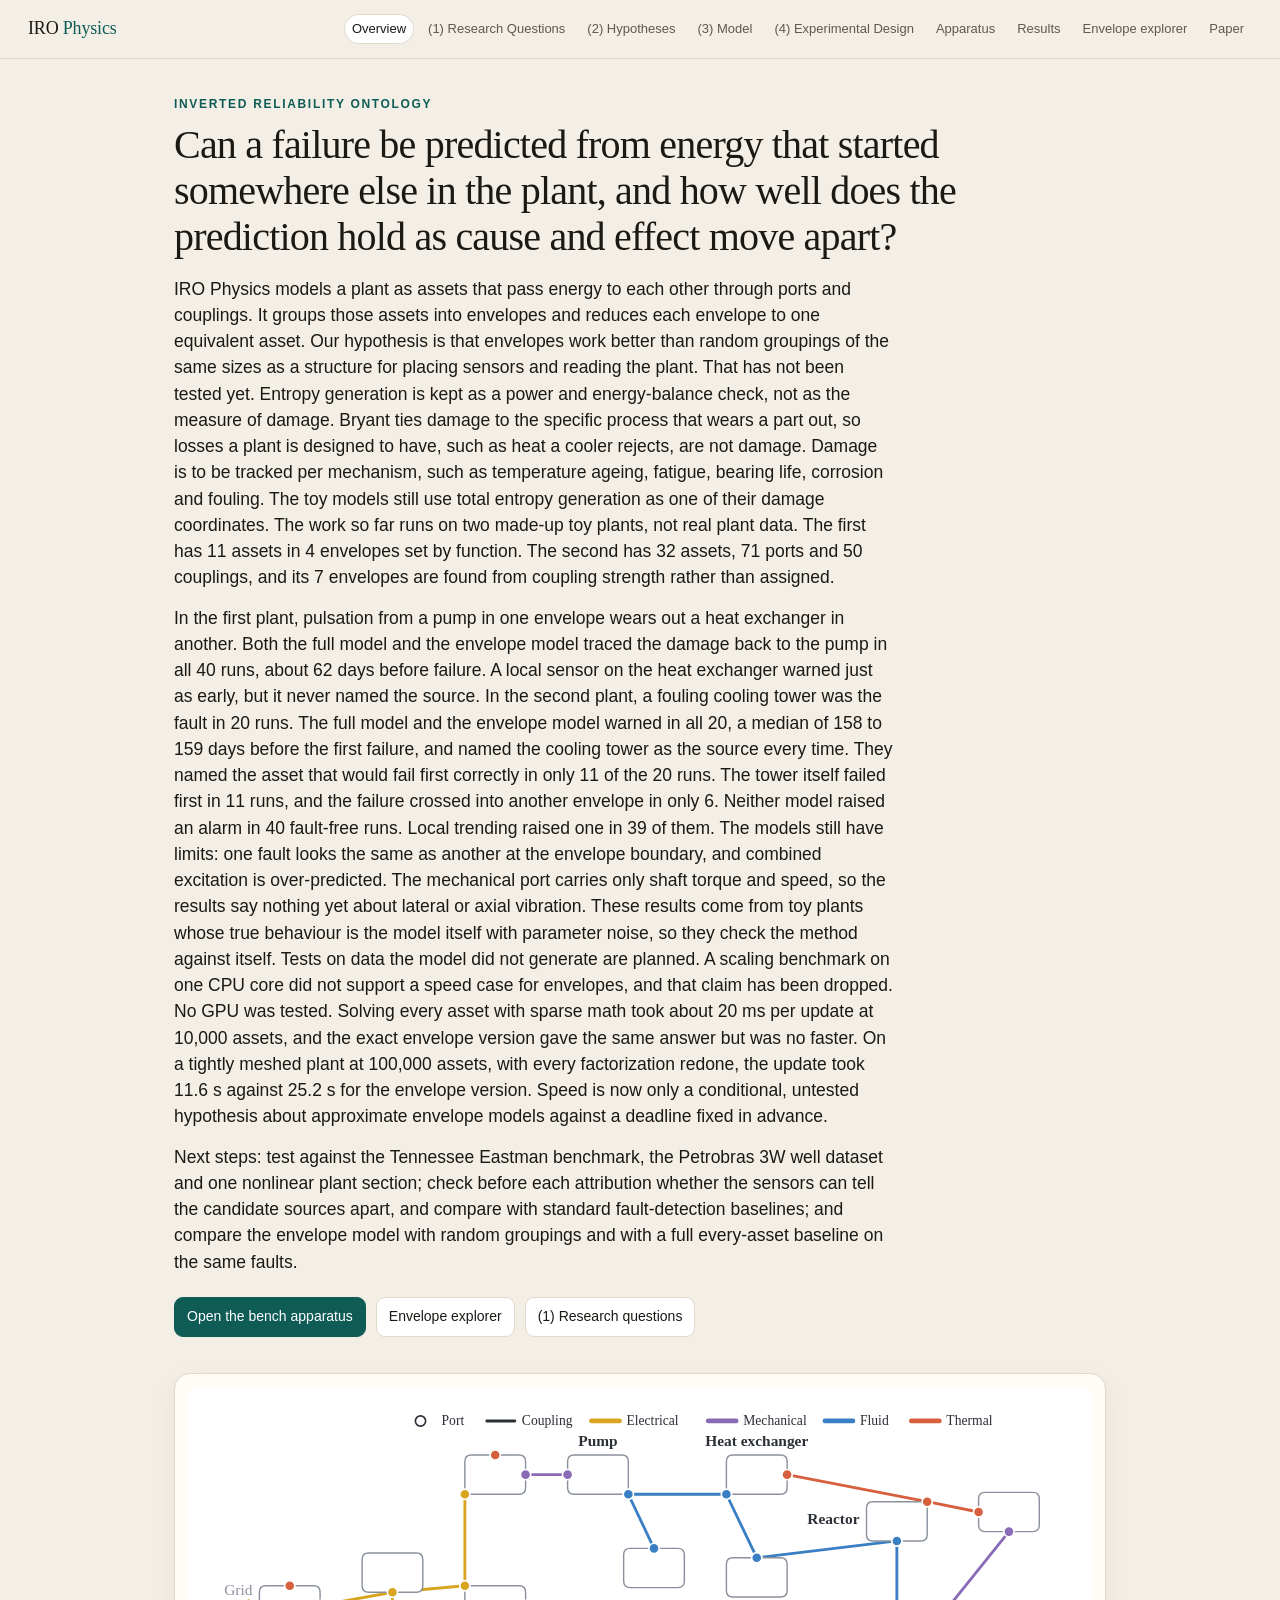
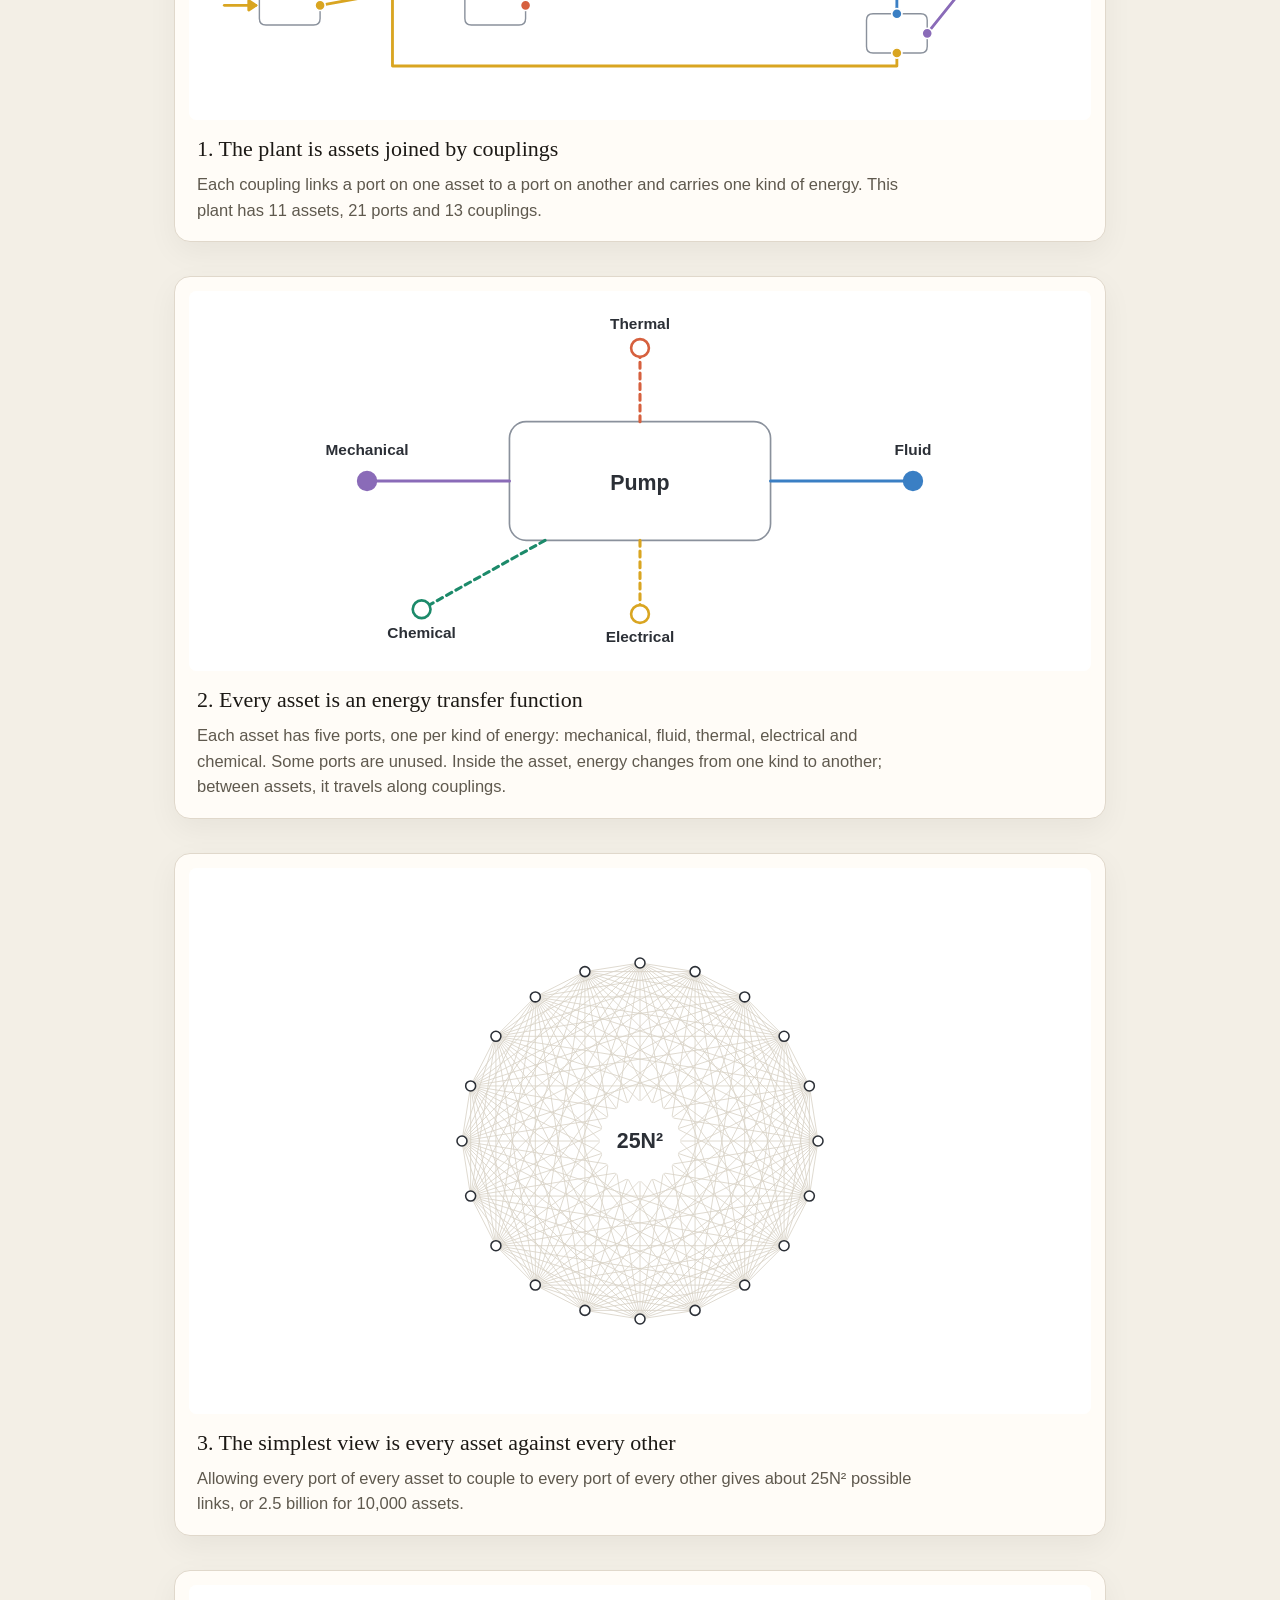
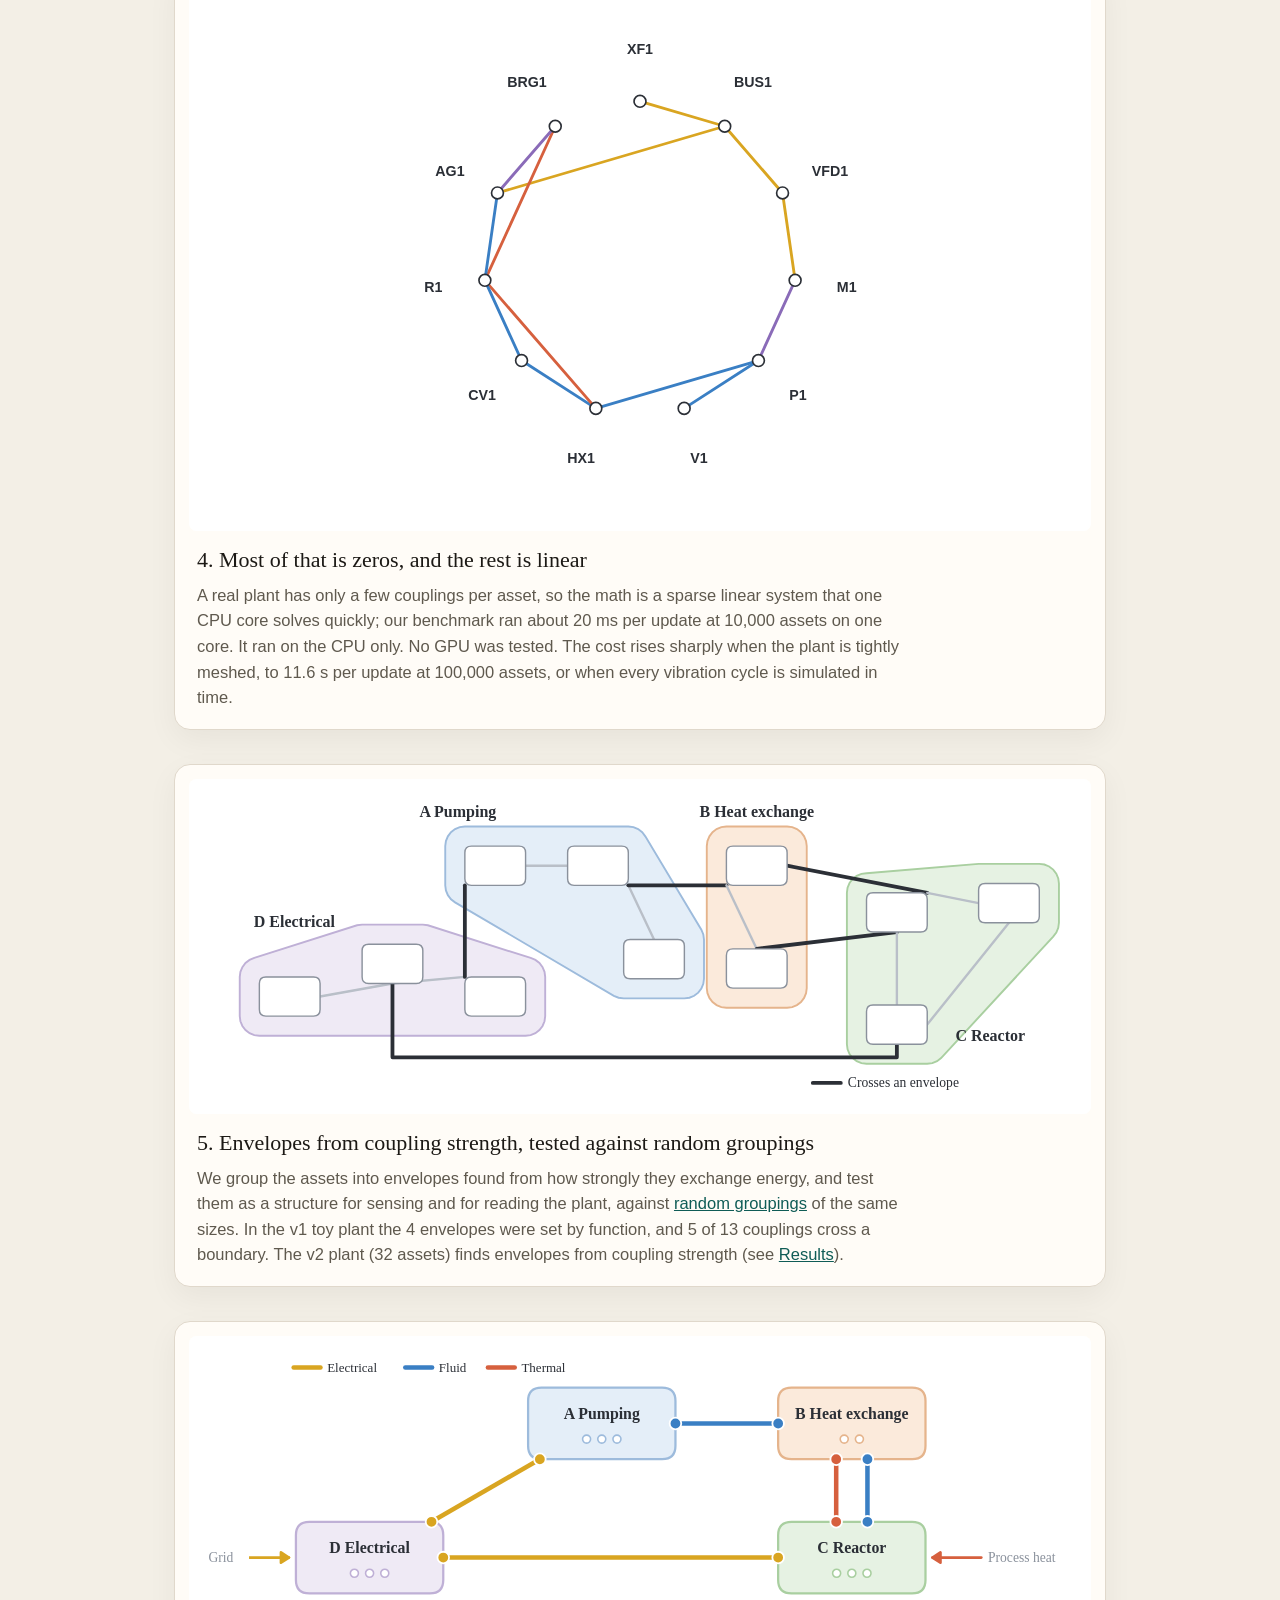
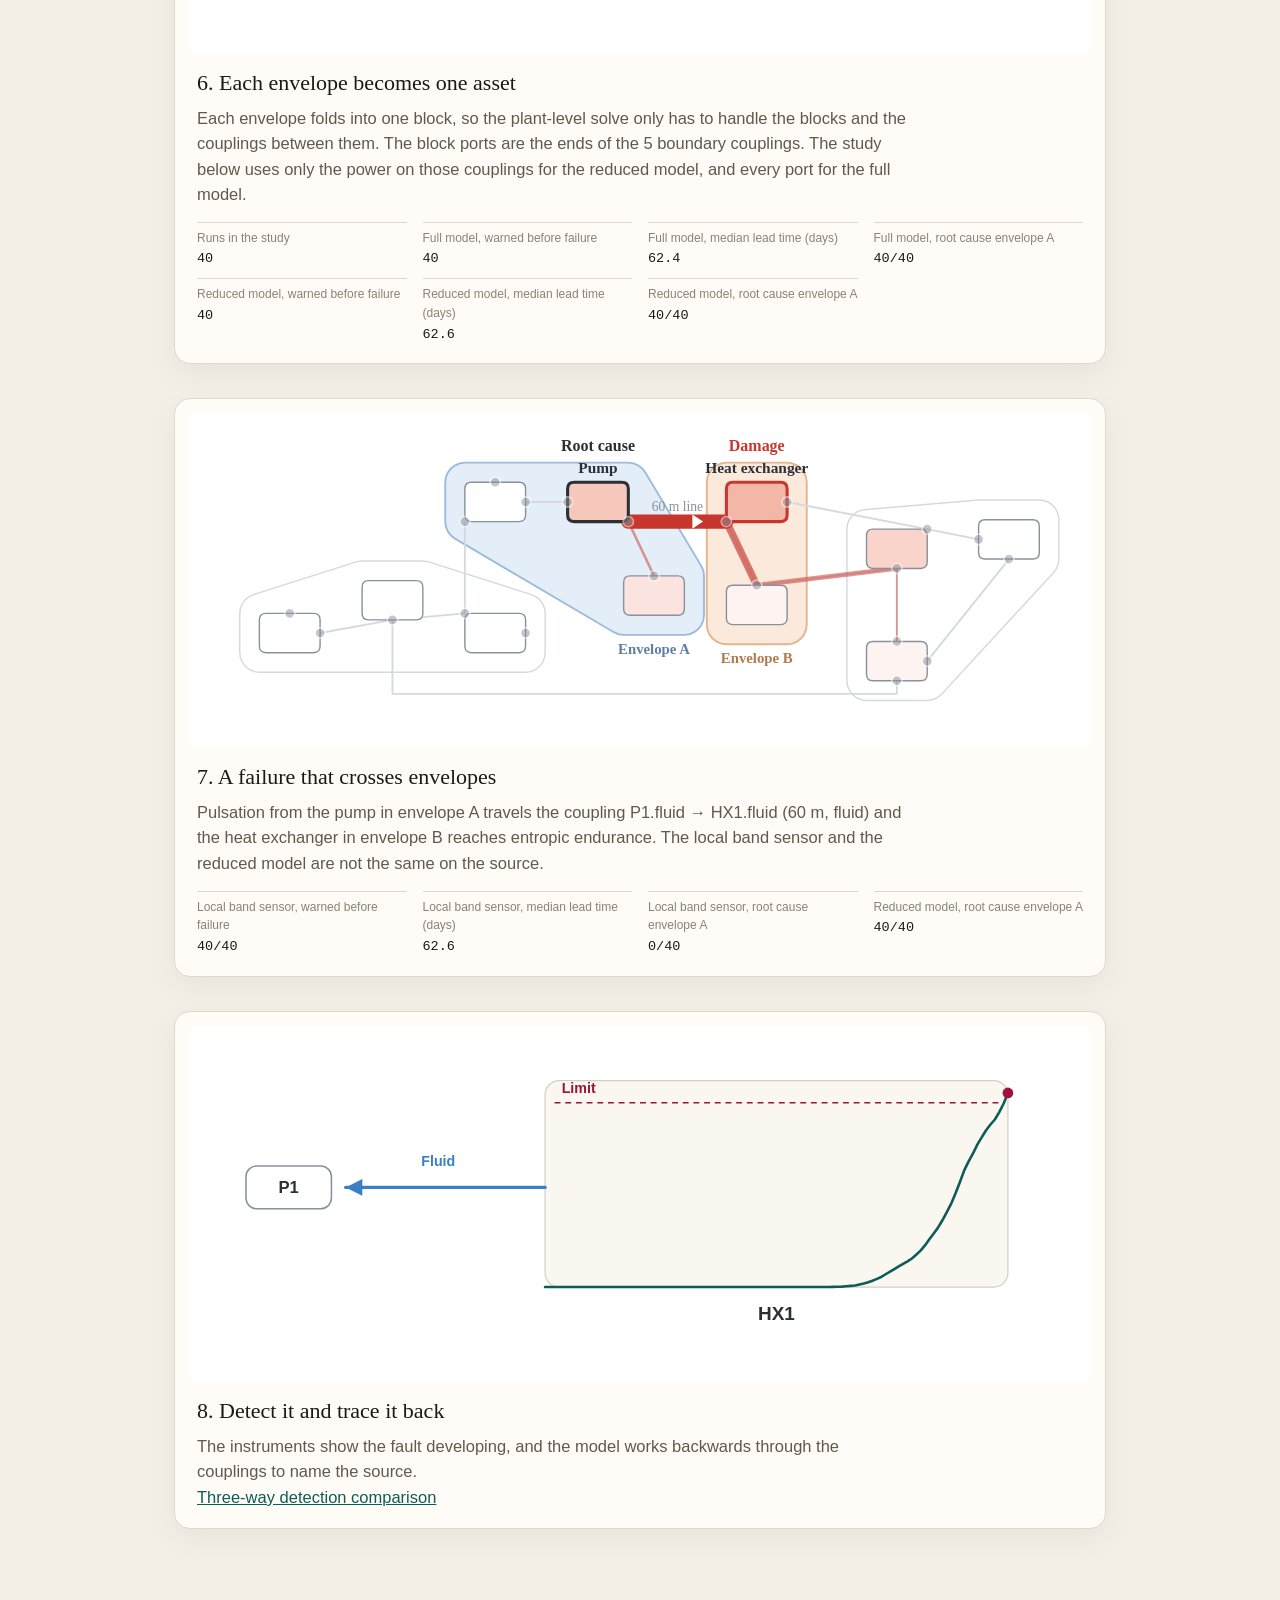
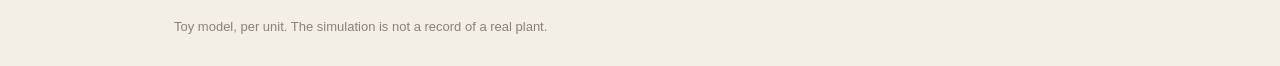
<file: site/index.html>
<!DOCTYPE html>
<html lang="en">
<head>
  <meta charset="utf-8">
  <meta name="viewport" content="width=device-width, initial-scale=1">
  <title>IRO Physics</title>
  <link rel="stylesheet" href="css/site.css?v=20261120">
</head>
<body>
  <header class="top" data-page="index.html"></header>
  <main class="wrap">
    <p class="kicker">Inverted Reliability Ontology</p>
    <h1>Can a failure be predicted from energy that started somewhere else in the plant, and how well does the prediction hold as cause and effect move apart?</h1>
    <div class="opening">
      <p>IRO Physics models a plant as assets that pass energy to each other through ports and couplings. It groups those assets into envelopes and reduces each envelope to one equivalent asset. Our hypothesis is that envelopes work better than random groupings of the same sizes as a structure for placing sensors and reading the plant. That has not been tested yet. Entropy generation is kept as a power and energy-balance check, not as the measure of damage. Bryant ties damage to the specific process that wears a part out, so losses a plant is designed to have, such as heat a cooler rejects, are not damage. Damage is to be tracked per mechanism, such as temperature ageing, fatigue, bearing life, corrosion and fouling. The toy models still use total entropy generation as one of their damage coordinates. The work so far runs on two made-up toy plants, not real plant data. The first has 11 assets in 4 envelopes set by function. The second has 32 assets, 71 ports and 50 couplings, and its 7 envelopes are found from coupling strength rather than assigned.</p>
      <p>In the first plant, pulsation from a pump in one envelope wears out a heat exchanger in another. Both the full model and the envelope model traced the damage back to the pump in all 40 runs, about 62 days before failure. A local sensor on the heat exchanger warned just as early, but it never named the source. In the second plant, a fouling cooling tower was the fault in 20 runs. The full model and the envelope model warned in all 20, a median of 158 to 159 days before the first failure, and named the cooling tower as the source every time. They named the asset that would fail first correctly in only 11 of the 20 runs. The tower itself failed first in 11 runs, and the failure crossed into another envelope in only 6. Neither model raised an alarm in 40 fault-free runs. Local trending raised one in 39 of them. The models still have limits: one fault looks the same as another at the envelope boundary, and combined excitation is over-predicted. The mechanical port carries only shaft torque and speed, so the results say nothing yet about lateral or axial vibration. These results come from toy plants whose true behaviour is the model itself with parameter noise, so they check the method against itself. Tests on data the model did not generate are planned. A scaling benchmark on one CPU core did not support a speed case for envelopes, and that claim has been dropped. No GPU was tested. Solving every asset with sparse math took about 20 ms per update at 10,000 assets, and the exact envelope version gave the same answer but was no faster. On a tightly meshed plant at 100,000 assets, with every factorization redone, the update took 11.6 s against 25.2 s for the envelope version. Speed is now only a conditional, untested hypothesis about approximate envelope models against a deadline fixed in advance.</p>
      <p>Next steps: test against the Tennessee Eastman benchmark, the Petrobras 3W well dataset and one nonlinear plant section; check before each attribution whether the sensors can tell the candidate sources apart, and compare with standard fault-detection baselines; and compare the envelope model with random groupings and with a full every-asset baseline on the same faults.</p>
    </div>
    <div class="actions">
      <a class="btn primary" href="bench.html">Open the bench apparatus</a>
      <a class="btn" href="explorer.html">Envelope explorer</a>
      <a class="btn" href="questions.html">(1) Research questions</a>
    </div>
    <div class="story" id="story"></div>
  </main>
  <p class="foot">Toy model, per unit. The simulation is not a record of a real plant.</p>
  <script type="module" src="js/nav.js?v=20261120"></script>
  <script type="module" src="js/home.js?v=20261120"></script>
</body>
</html>
</file>
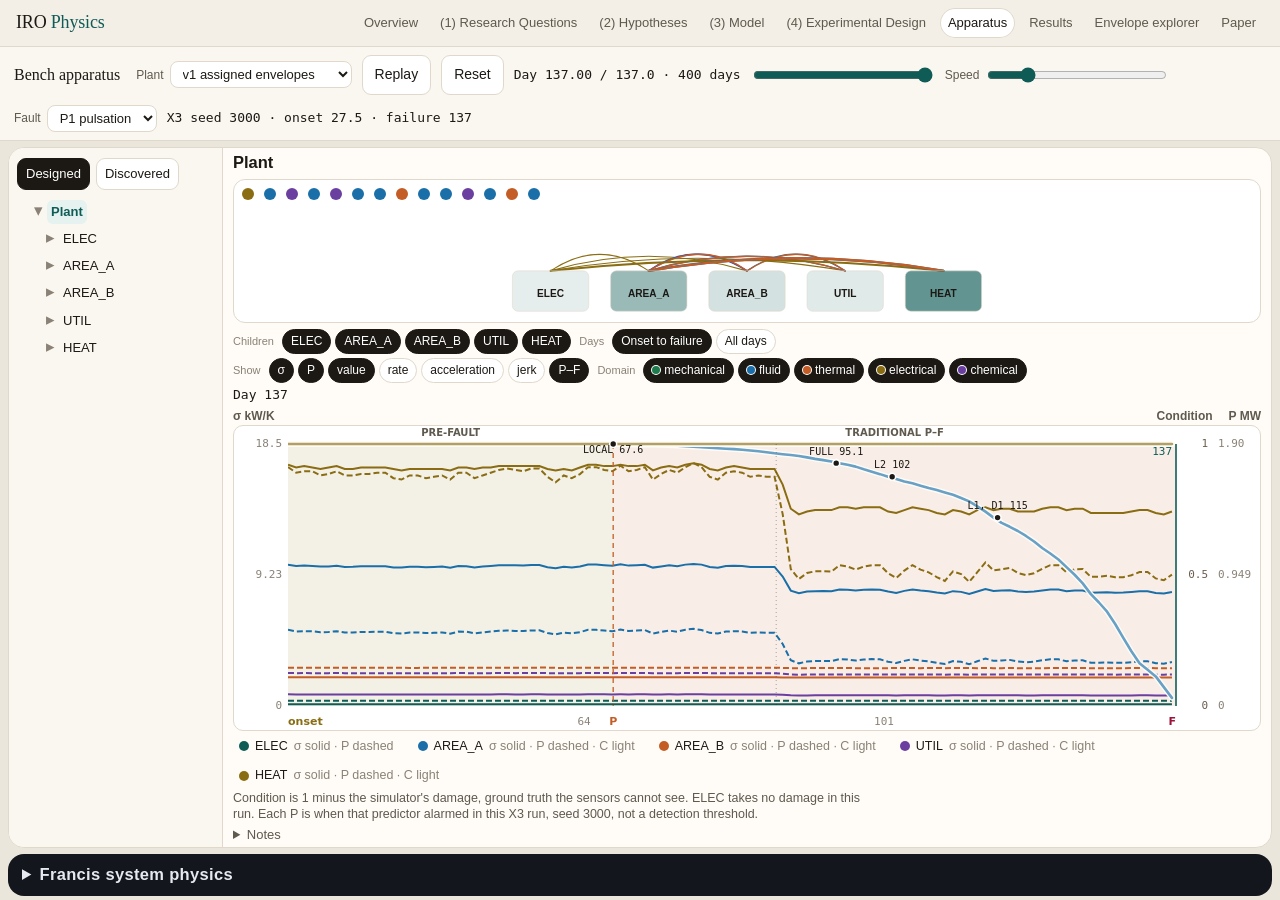
<file: site/bench.html>
<!DOCTYPE html>
<html lang="en">
<head>
  <meta charset="utf-8">
  <meta name="viewport" content="width=device-width, initial-scale=1">
  <title>Apparatus · IRO Physics</title>
  <link rel="stylesheet" href="css/site.css?v=20261120">
</head>
<body class="app">
  <header class="top" data-page="bench.html"></header>
  <div class="bench-bar" id="benchBar"></div>
  <main class="bench-column" id="v1views">
    <section class="pane envelope-stage" id="envelope" aria-label="Envelope physics view"></section>
    <details class="francis-fold" id="francis">
      <summary>Francis system physics</summary>
      <section class="francis-body" id="physics" aria-label="Classic physics view"></section>
    </details>
  </main>
  <main class="v2-layout" id="v2views" hidden>
    <section class="pane v2-graph" id="v2graph" aria-label="v2 envelope graph"></section>
    <aside class="v2-detail" id="v2detail"></aside>
  </main>
  <script type="module" src="js/nav.js?v=20261120"></script>
  <script type="module" src="js/bench.js?v=20261120"></script>
</body>
</html>
</file>
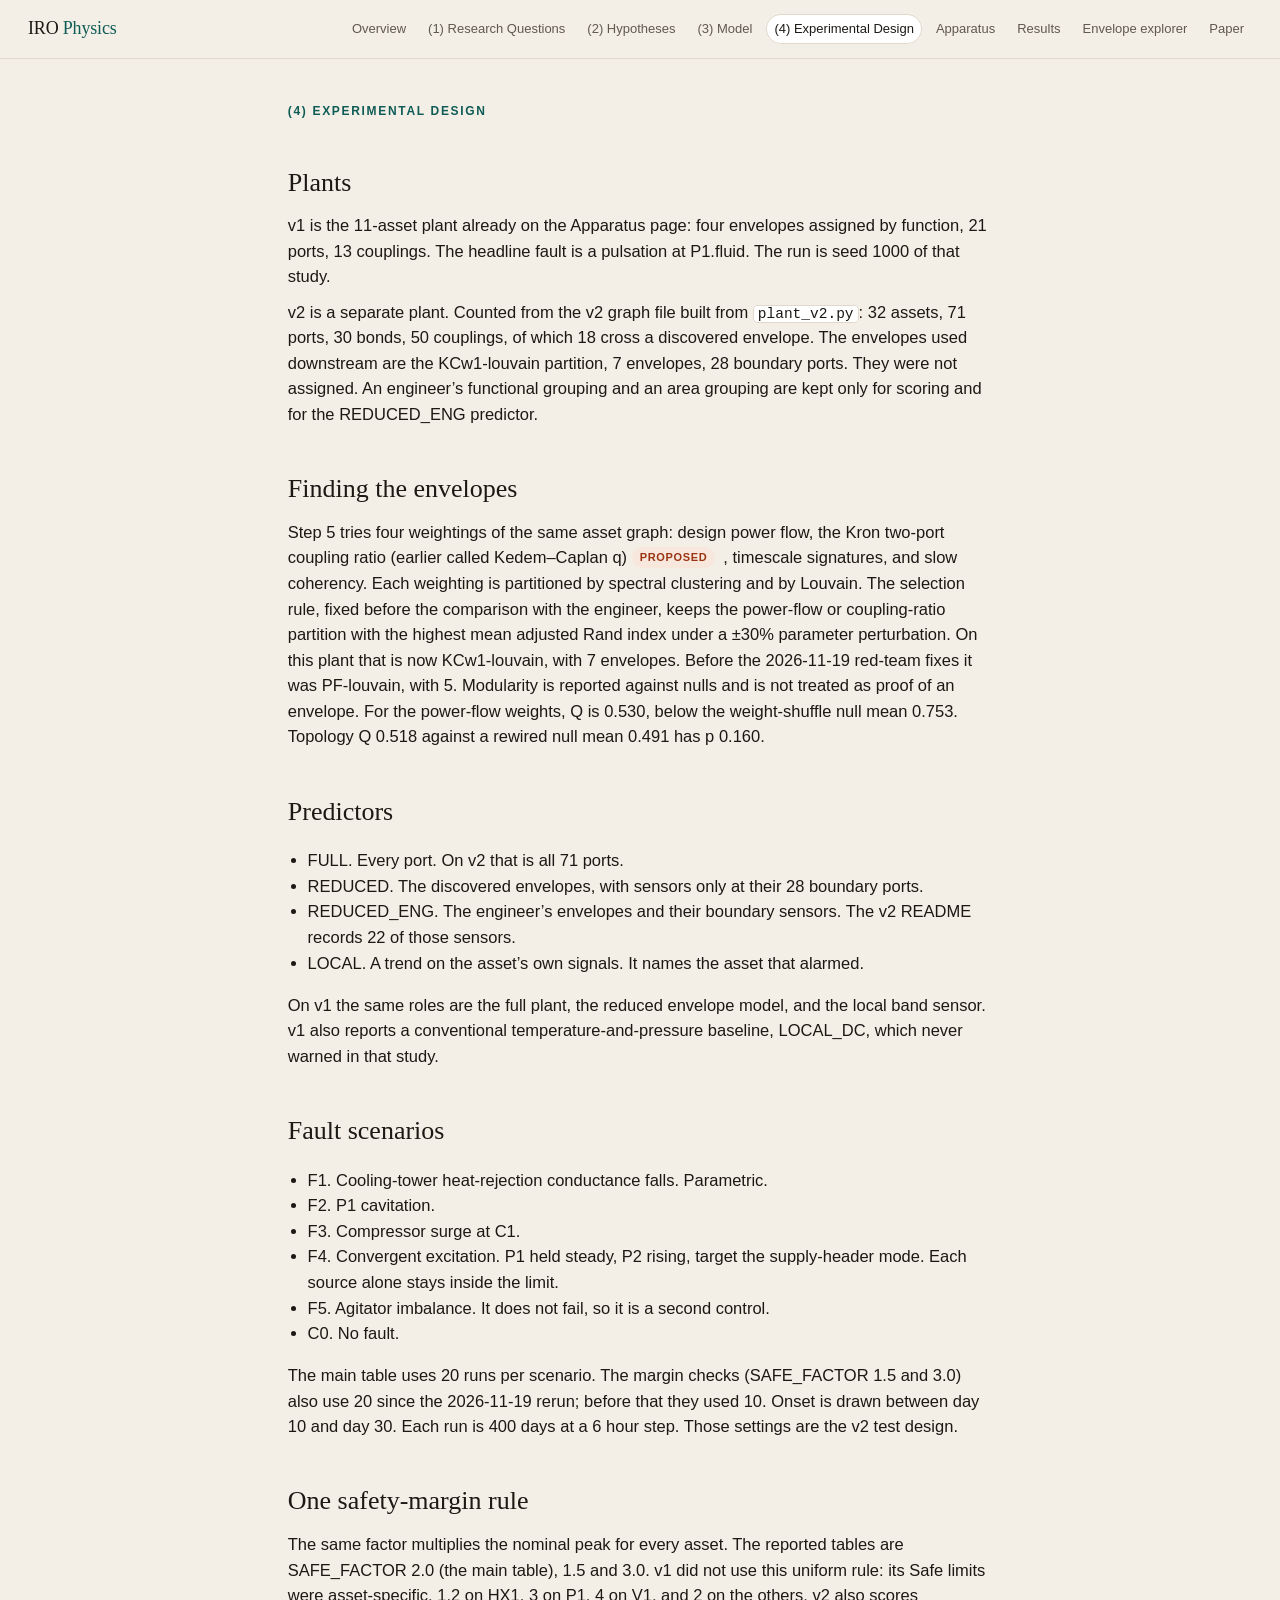
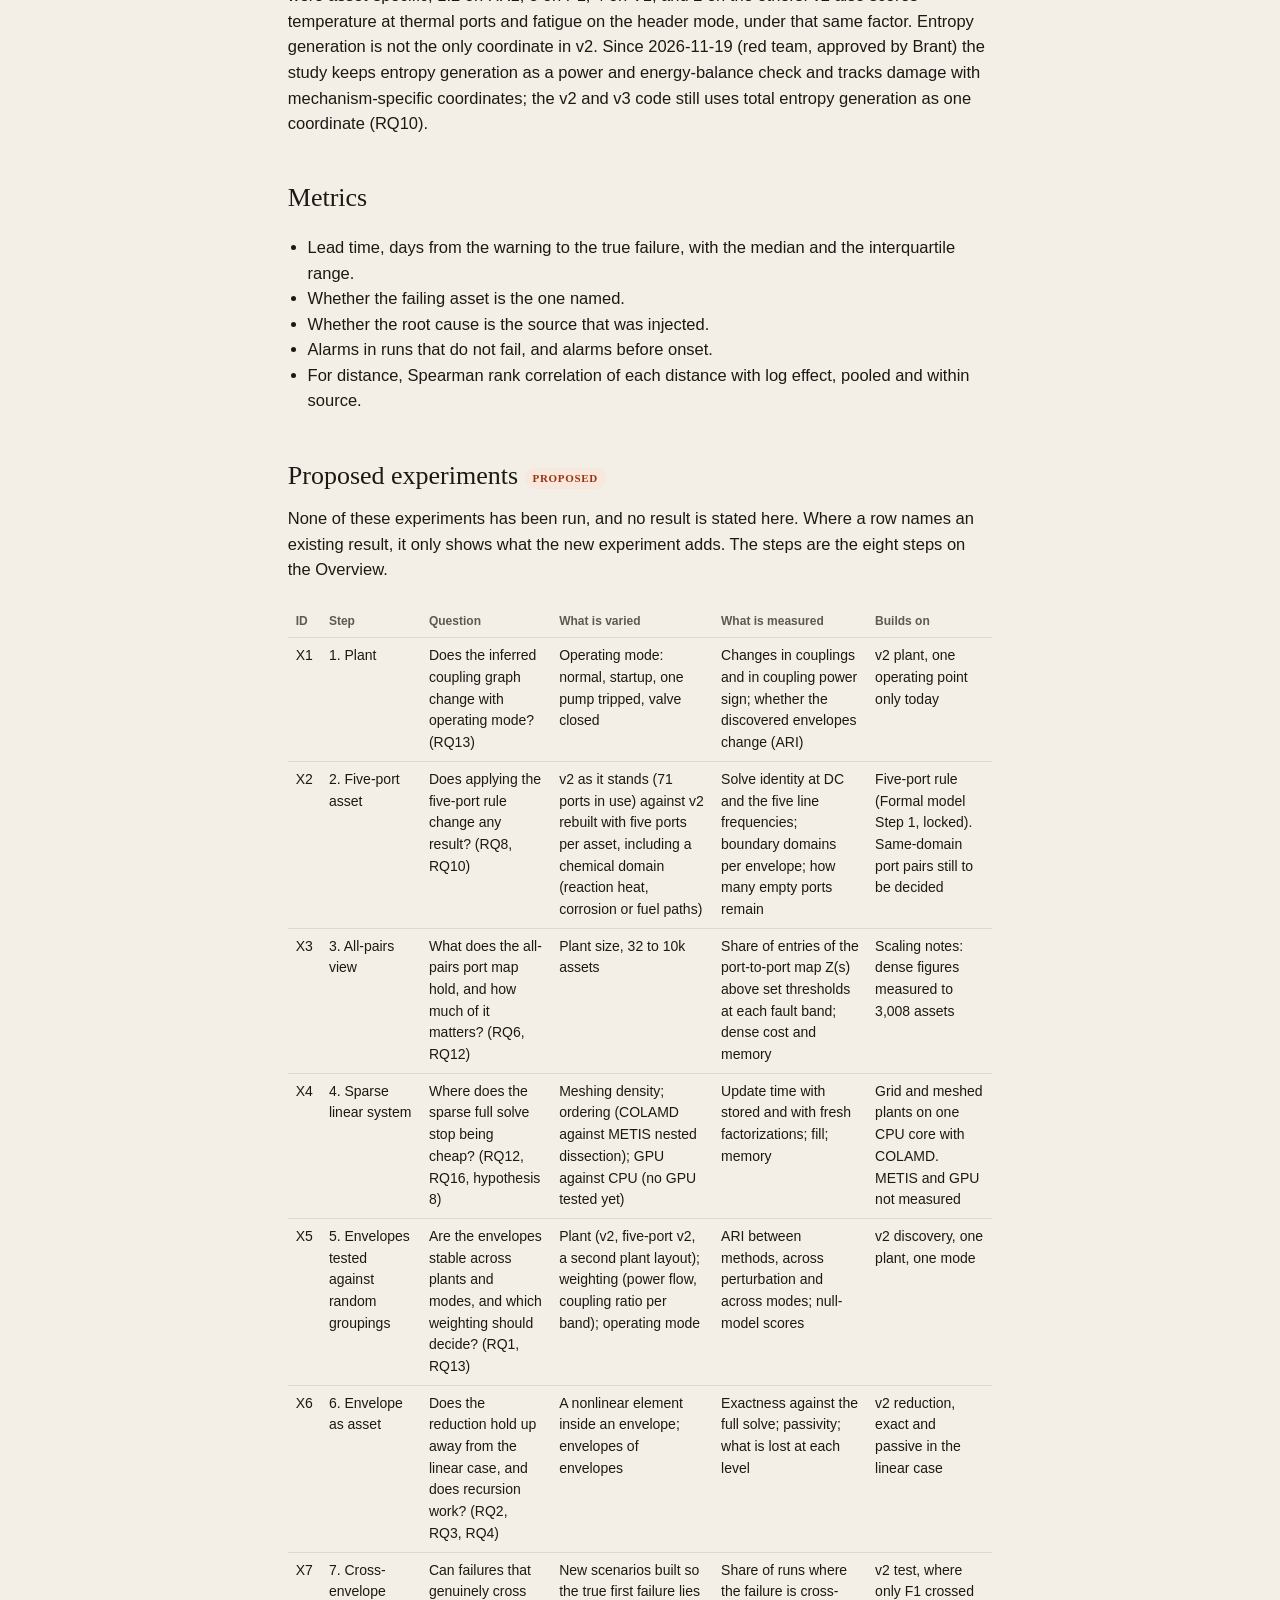
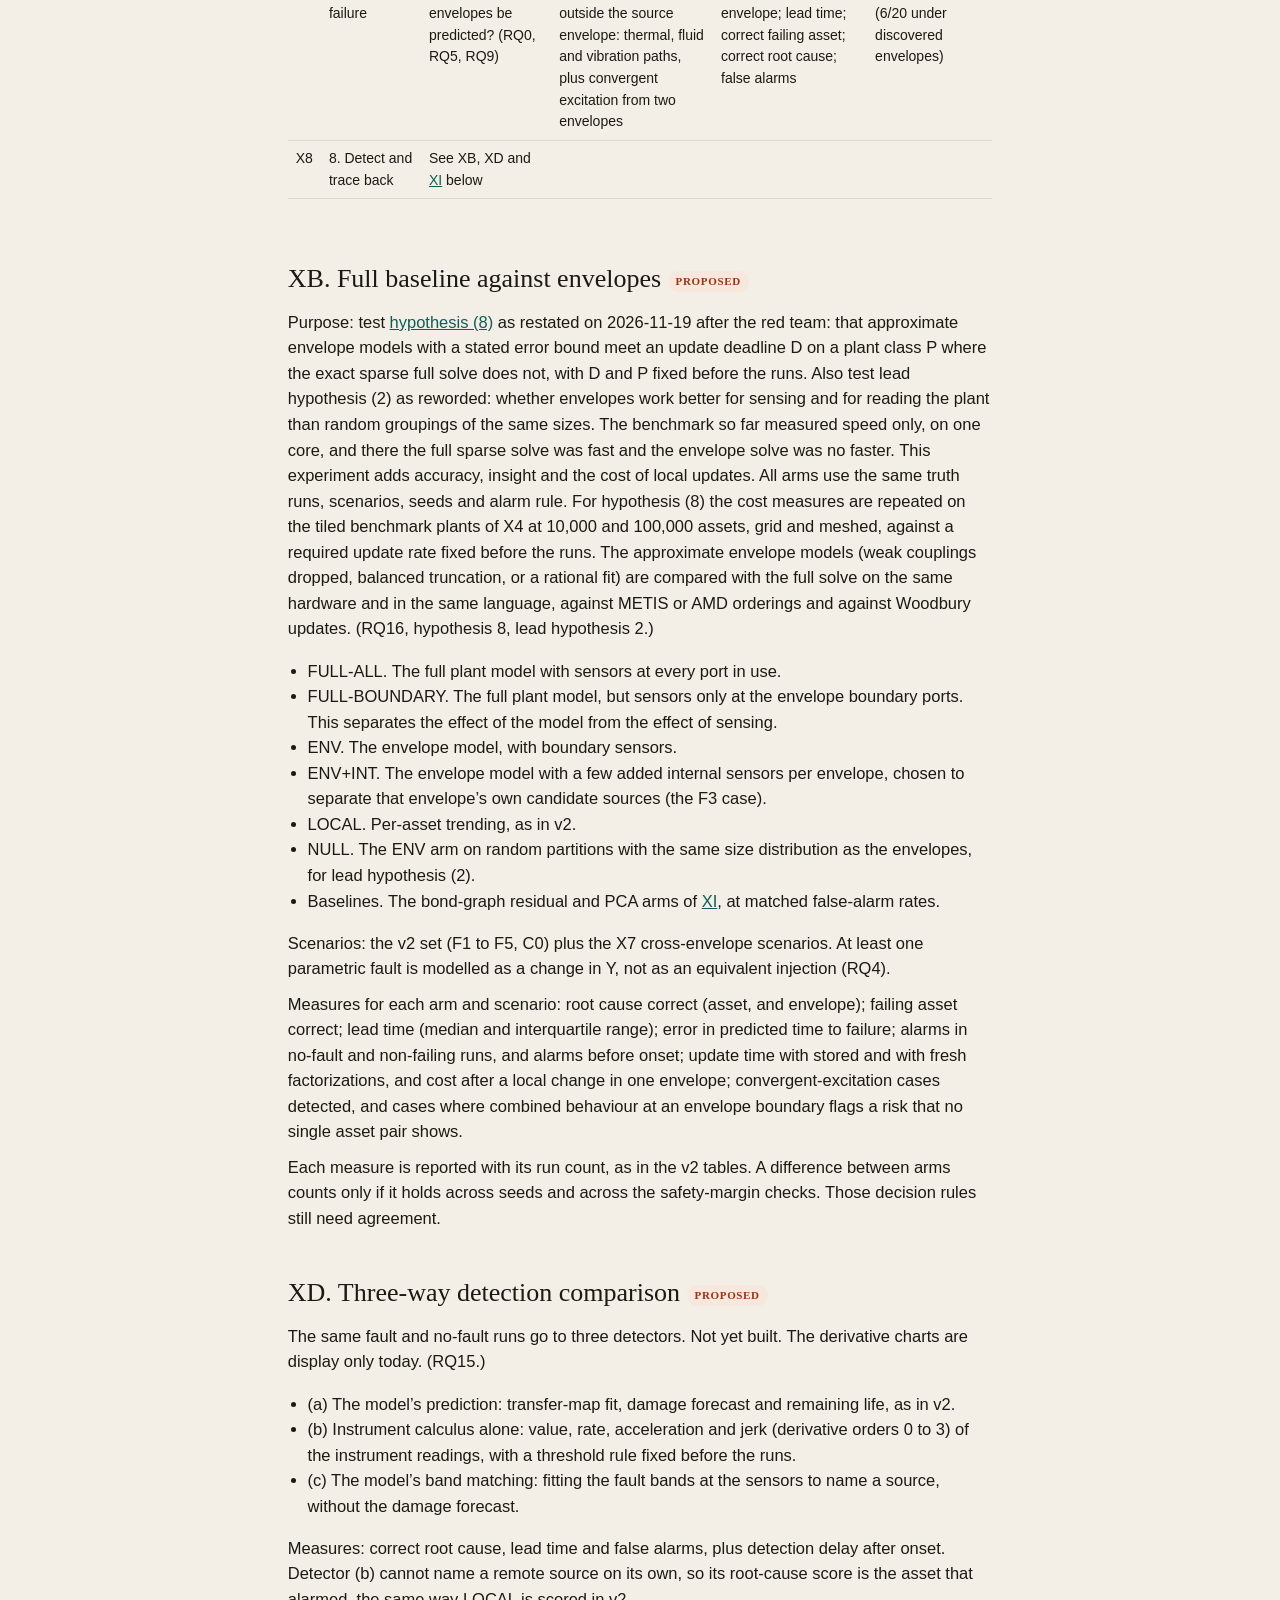
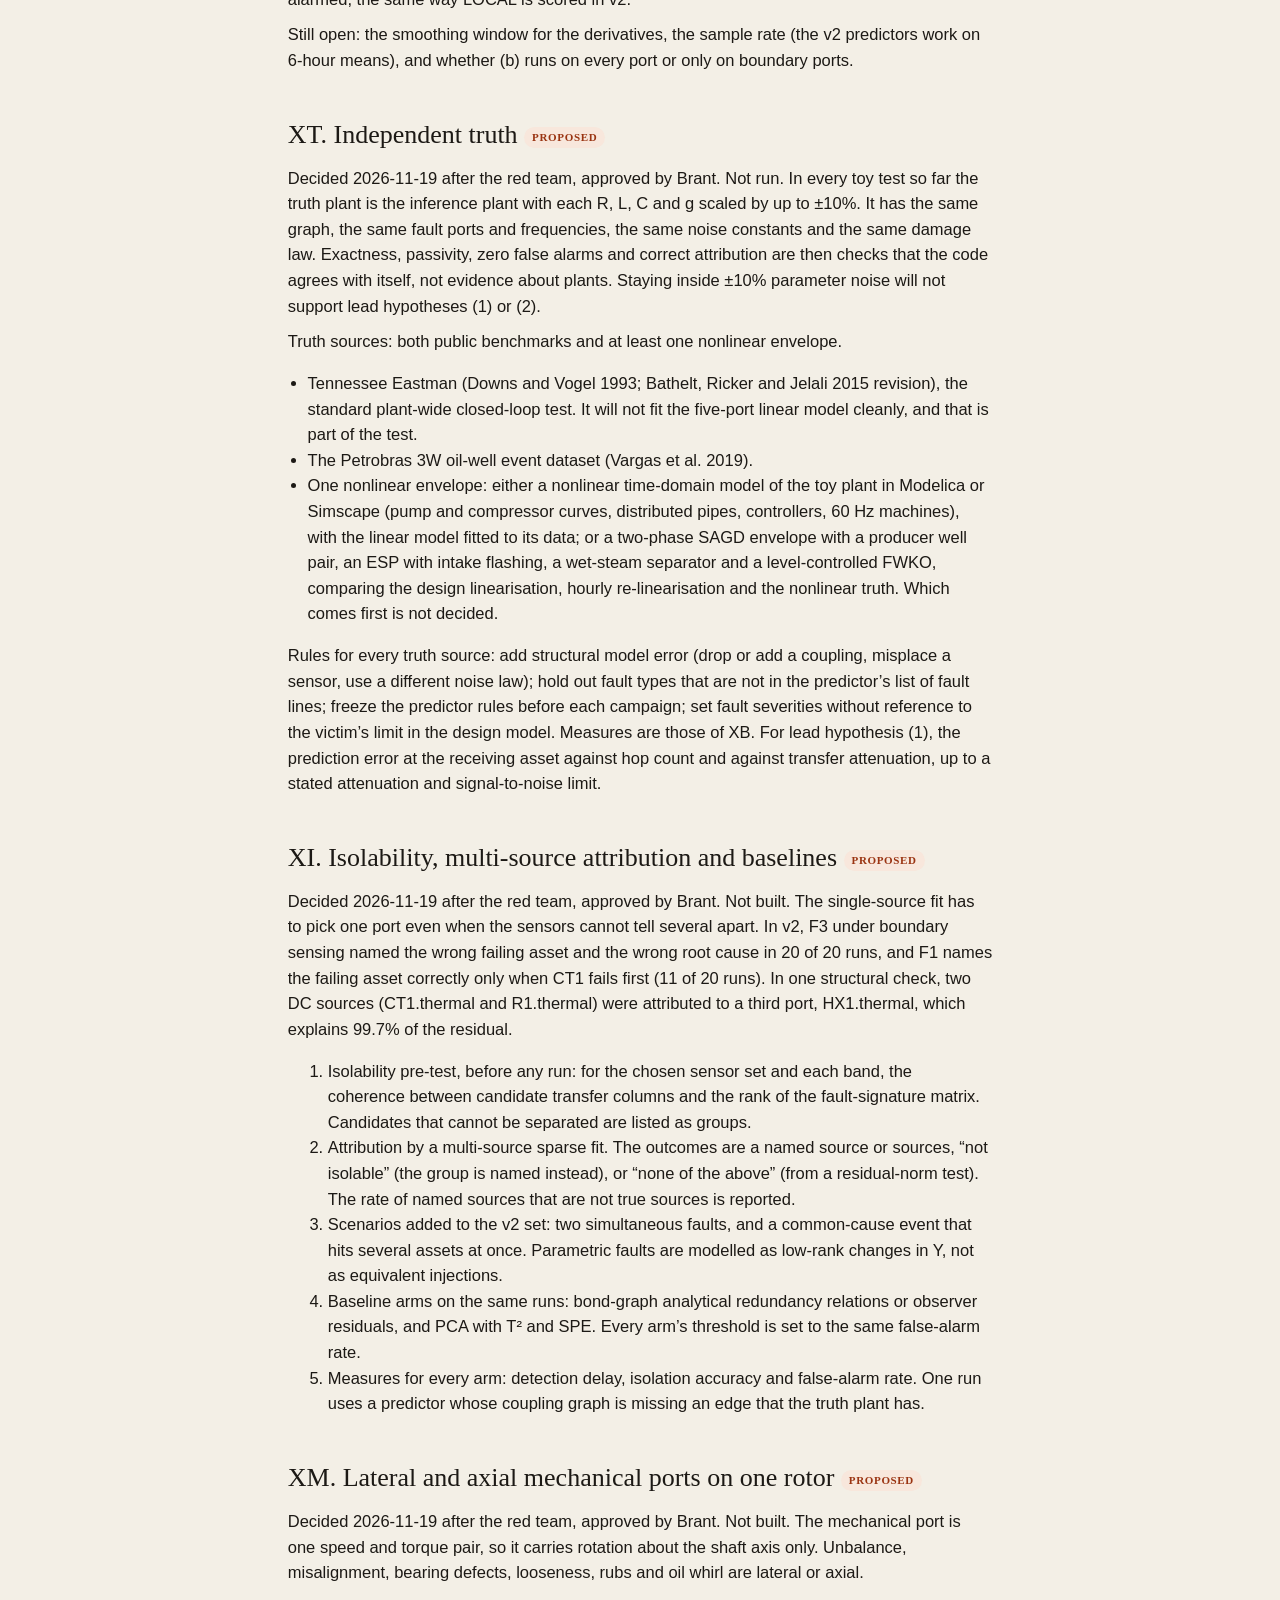
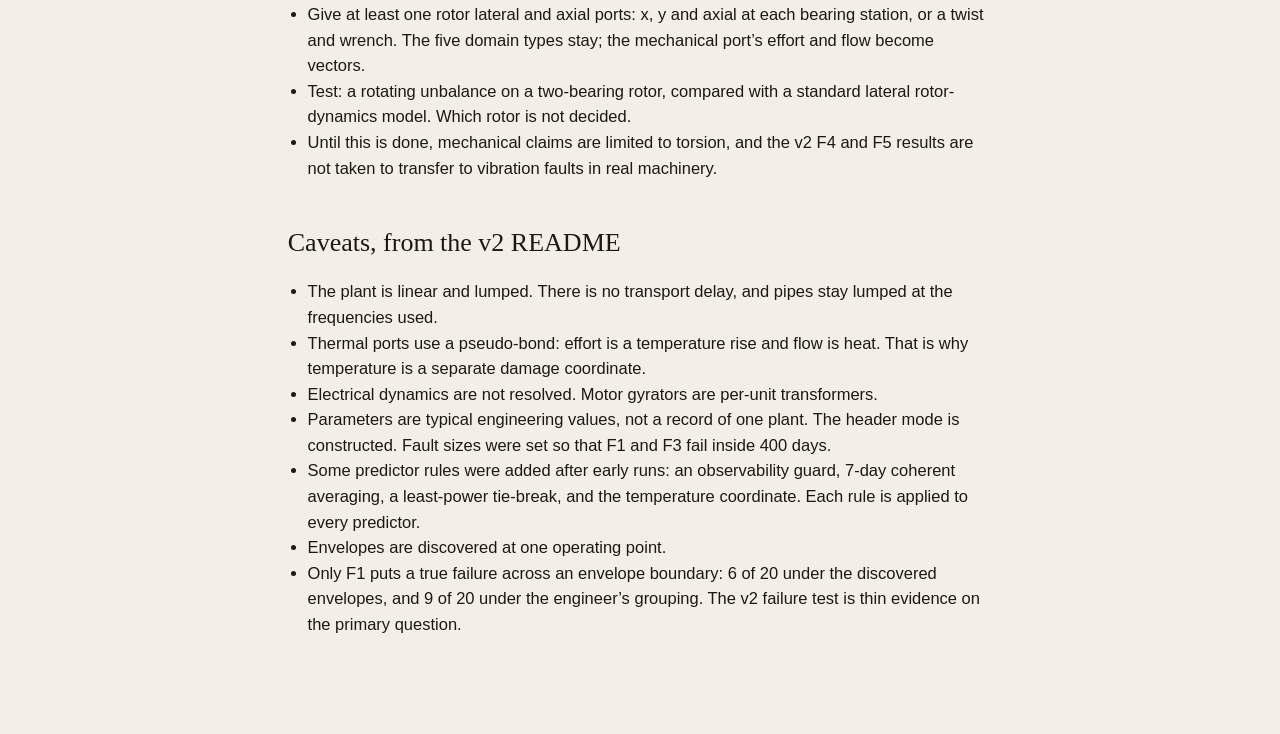
<file: site/design.html>
<!DOCTYPE html>
<html lang="en">
<head>
  <meta charset="utf-8">
  <meta name="viewport" content="width=device-width, initial-scale=1">
  <title>(4) Experimental Design · IRO Physics</title>
  <link rel="stylesheet" href="css/site.css?v=20261120">
</head>
<body>
  <header class="top" data-page="design.html"></header>
  <main class="wrap page prose" id="design">
    <p class="kicker">(4) Experimental design</p>
    <h1>How the two plants are tested</h1>
  </main>
  <script type="module" src="js/nav.js?v=20261120"></script>
  <script type="module" src="js/design.js?v=20261120"></script>
</body>
</html>
</file>
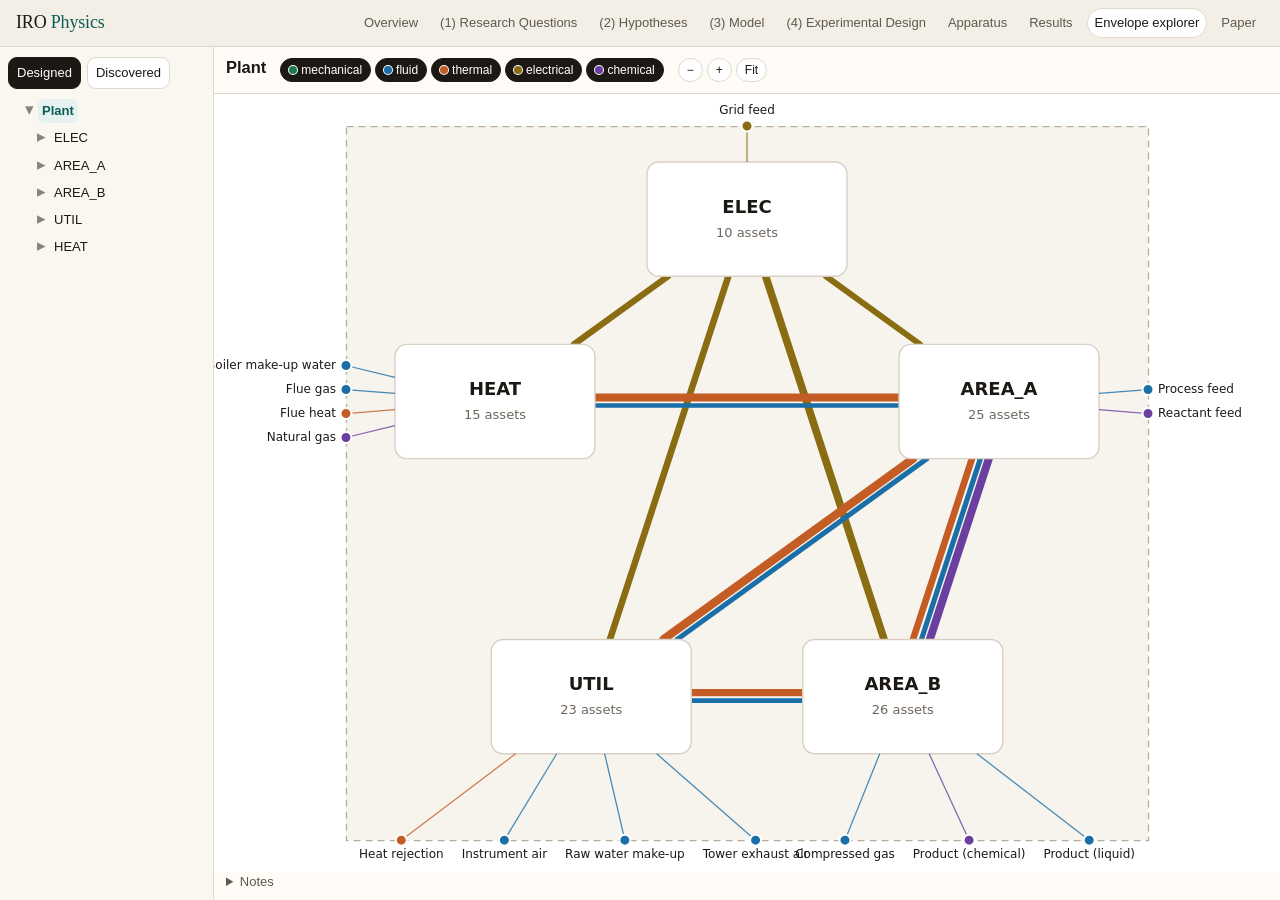
<file: site/explorer.html>
<!DOCTYPE html>
<html lang="en">
<head>
  <meta charset="utf-8">
  <meta name="viewport" content="width=device-width, initial-scale=1">
  <title>Envelope explorer · IRO Physics</title>
  <link rel="stylesheet" href="css/site.css?v=20261120">
</head>
<body class="app explorer-page">
  <header class="top" data-page="explorer.html"></header>
  <main class="explorer-shell" id="explorer"></main>
  <script type="module" src="js/nav.js?v=20261120"></script>
  <script type="module" src="js/explorer.js?v=20261120"></script>
</body>
</html>
</file>
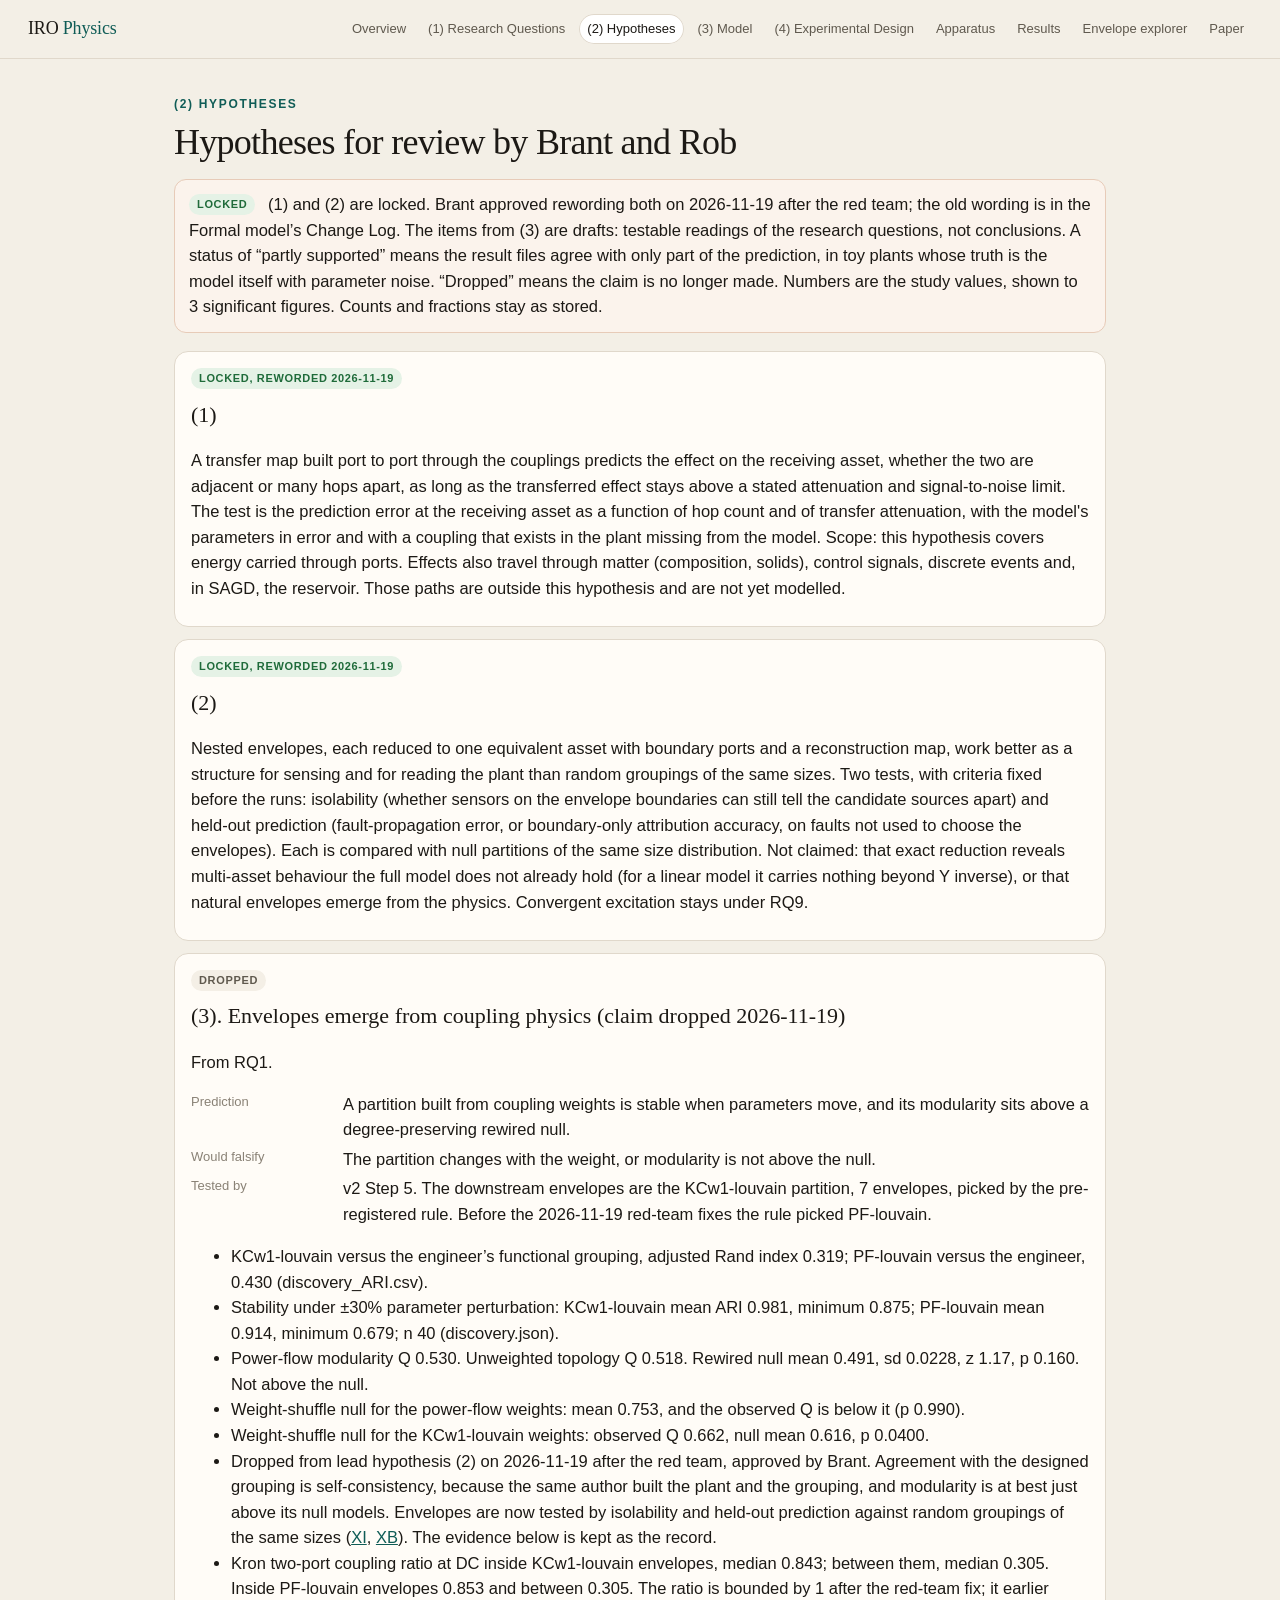
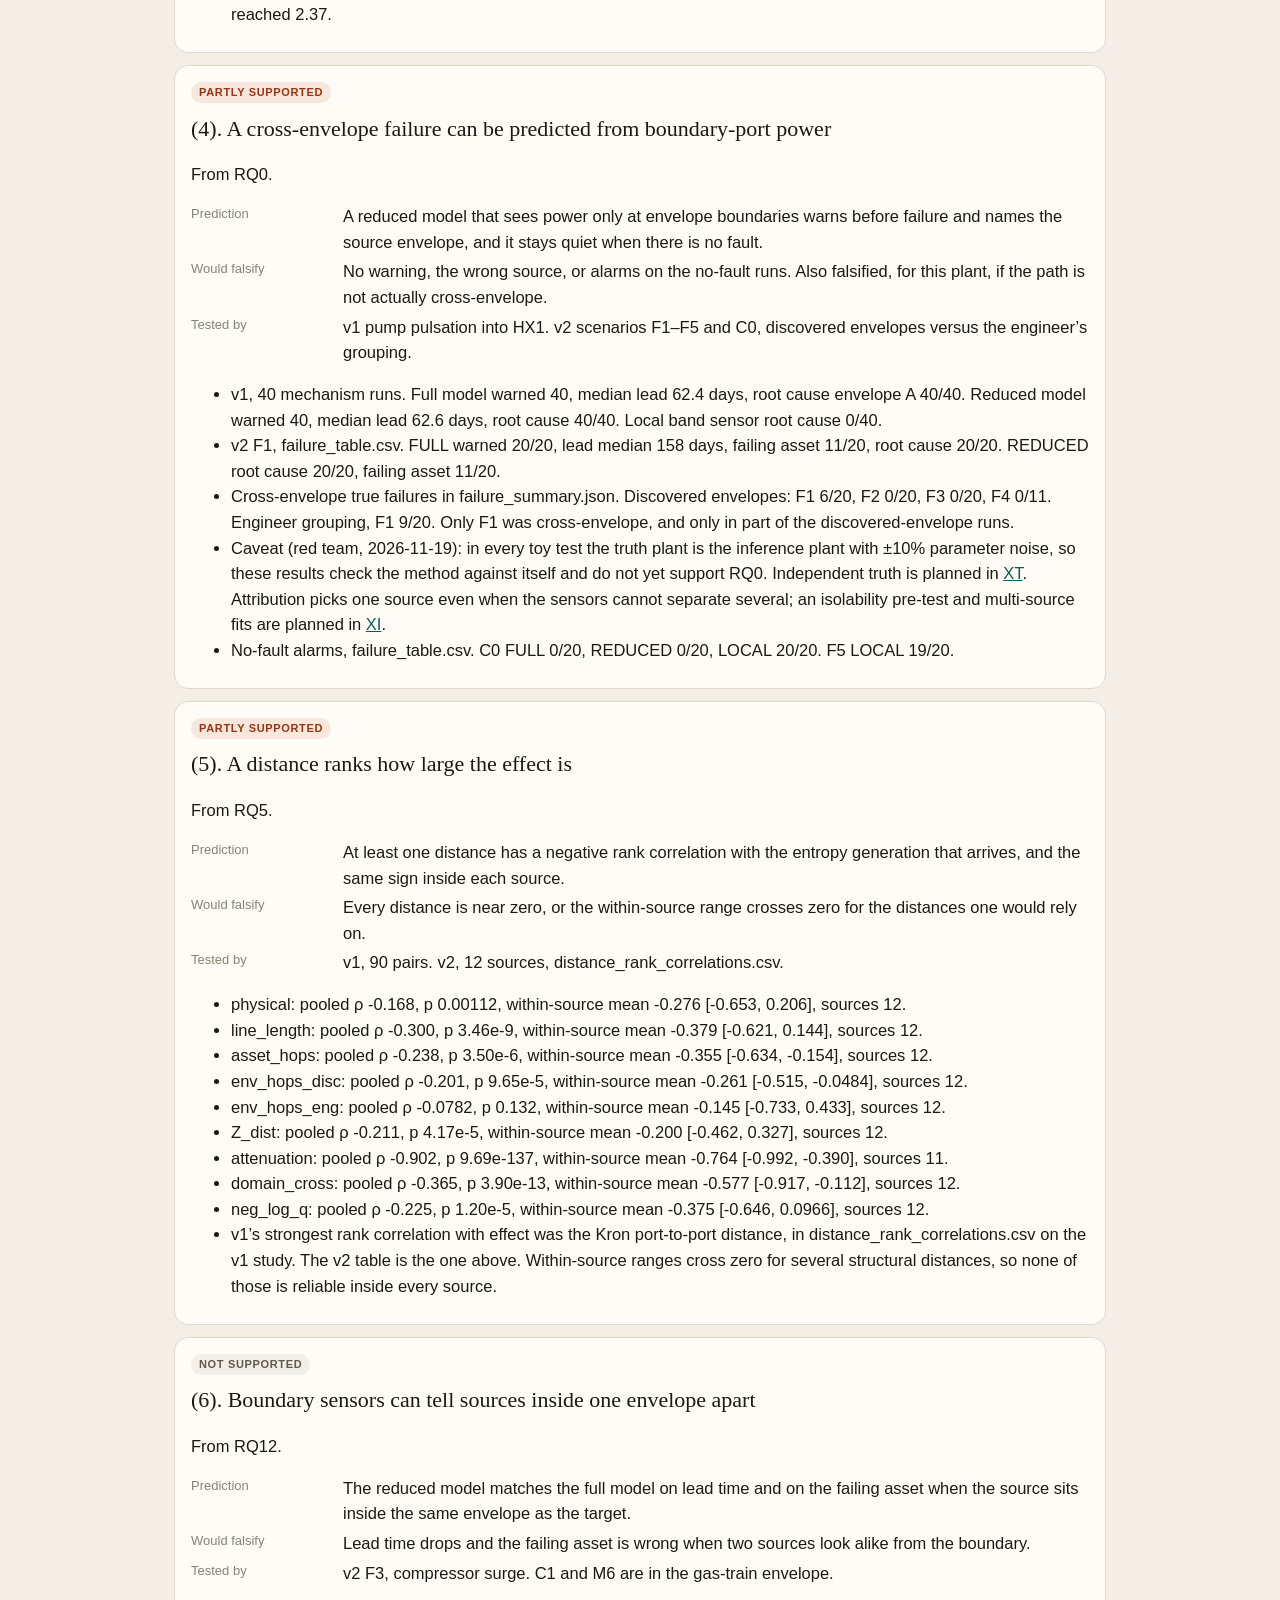
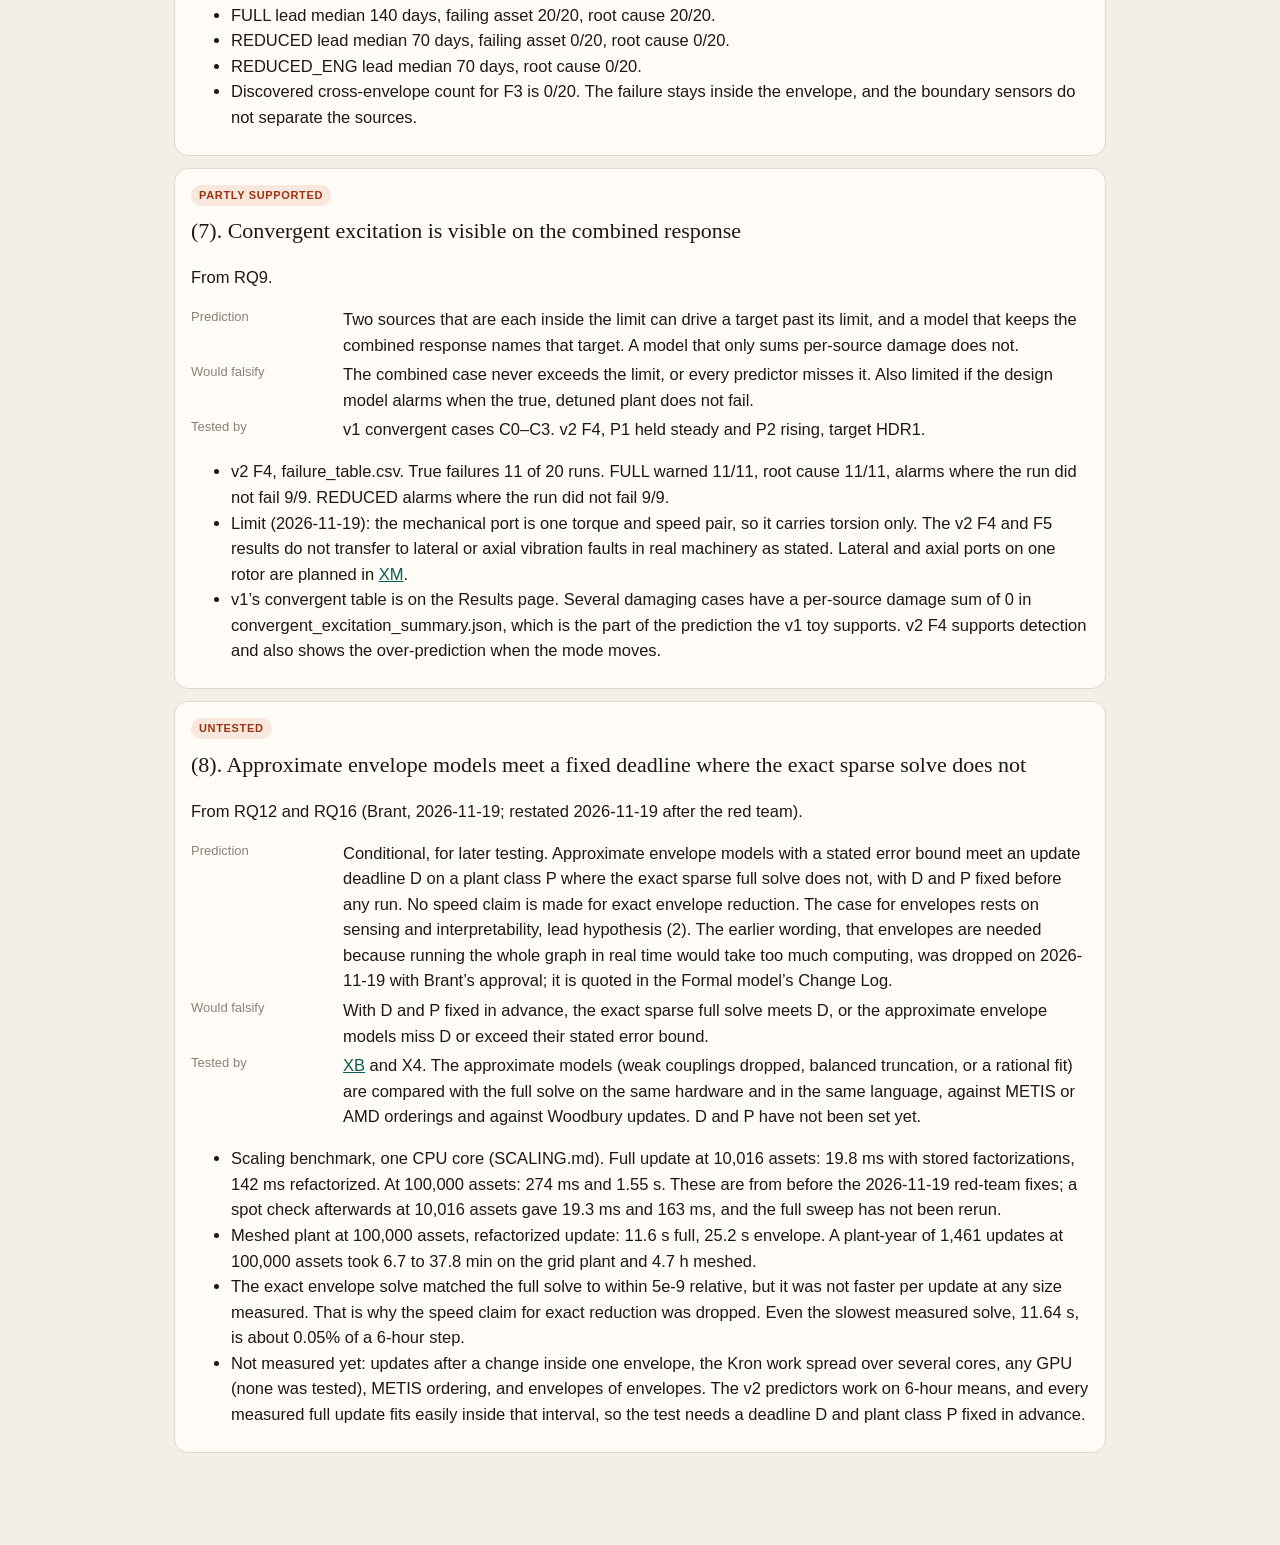
<file: site/hypotheses.html>
<!DOCTYPE html>
<html lang="en">
<head>
  <meta charset="utf-8">
  <meta name="viewport" content="width=device-width, initial-scale=1">
  <title>(2) Hypotheses · IRO Physics</title>
  <link rel="stylesheet" href="css/site.css?v=20261120">
</head>
<body>
  <header class="top" data-page="hypotheses.html"></header>
  <main class="wrap page">
    <p class="kicker">(2) Hypotheses</p>
    <h1>Hypotheses for review by Brant and Rob</h1>
    <div class="draft-banner">
      <span class="badge answered">Locked</span>
      (1) and (2) are locked. Brant approved rewording both on 2026-11-19 after the red team; the old wording is in the Formal model’s Change Log. The items from (3) are drafts: testable readings of the research questions, not conclusions. A status of “partly supported” means the result files agree with only part of the prediction, in toy plants whose truth is the model itself with parameter noise. “Dropped” means the claim is no longer made. Numbers are the study values, shown to 3 significant figures. Counts and fractions stay as stored.
    </div>
    <div id="hypotheses"></div>
  </main>
  <script type="module" src="js/nav.js?v=20261120"></script>
  <script type="module" src="js/hypotheses.js?v=20261120"></script>
</body>
</html>
</file>
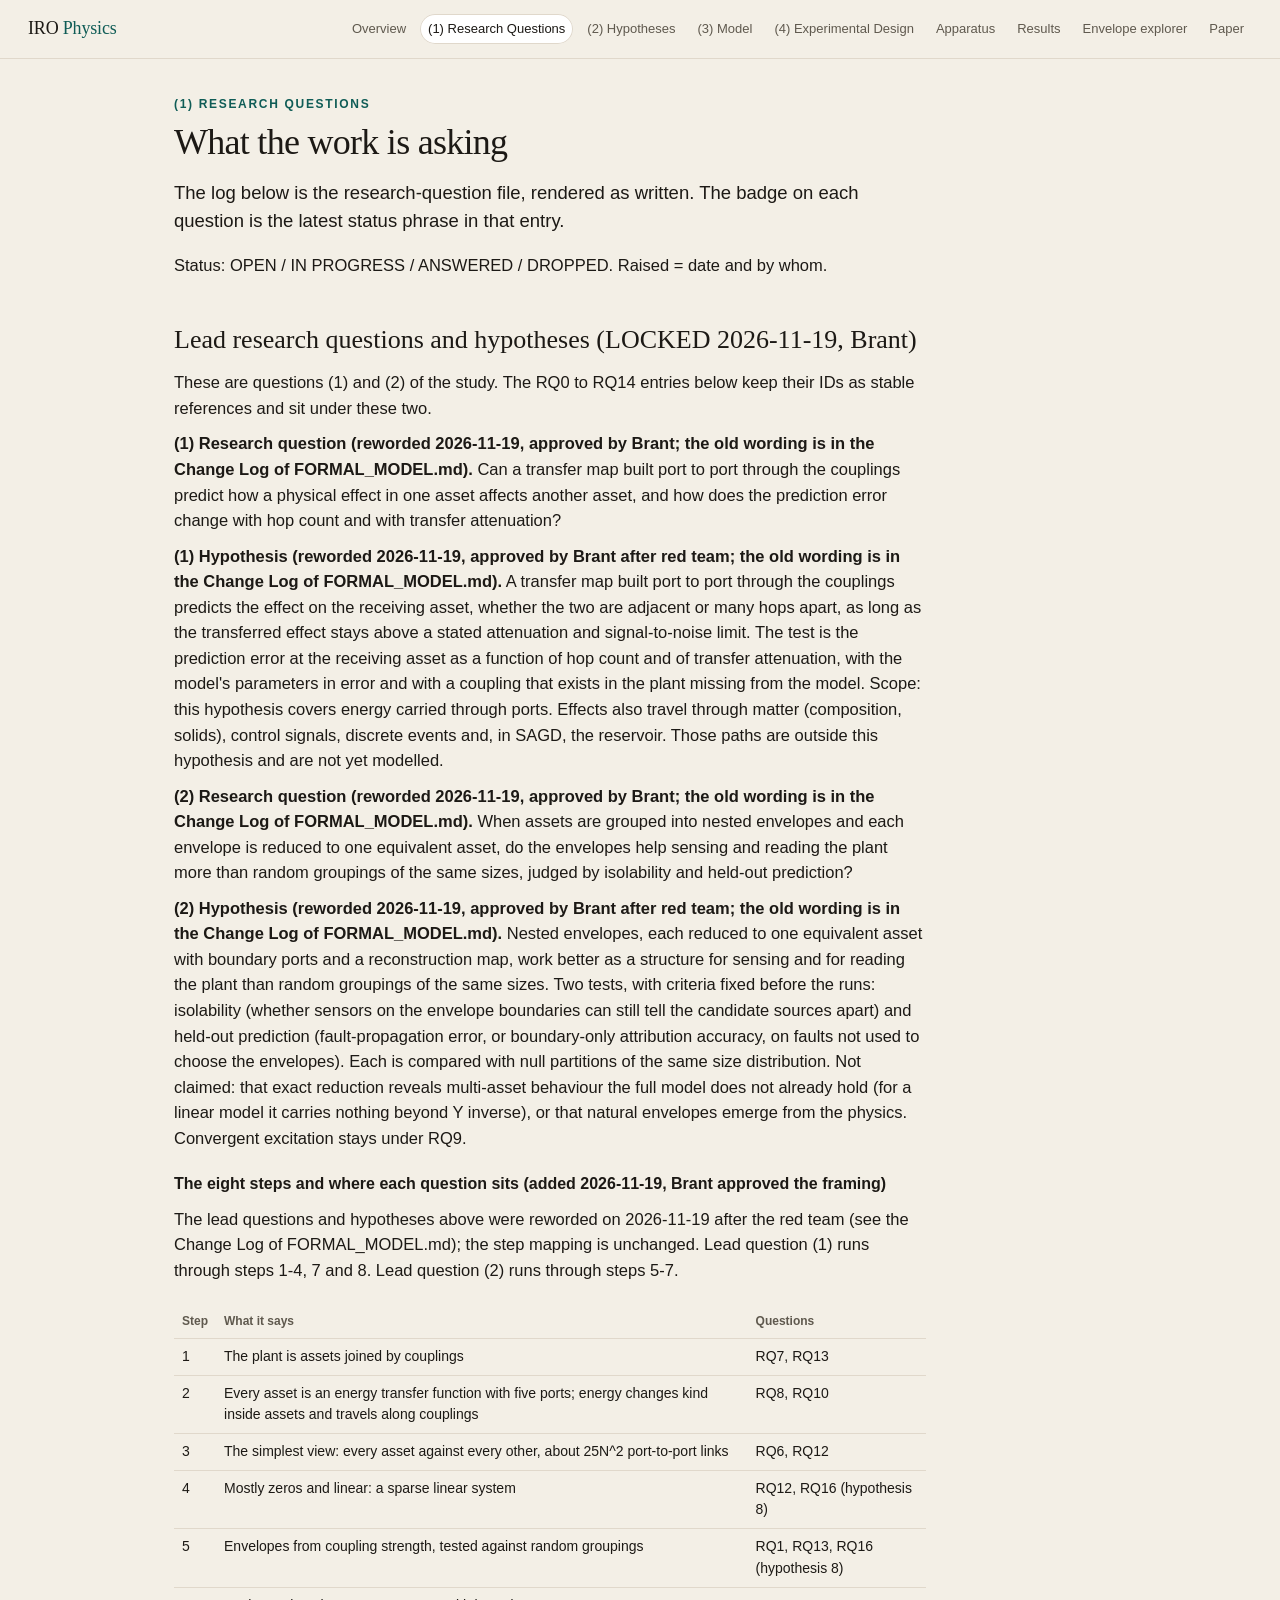
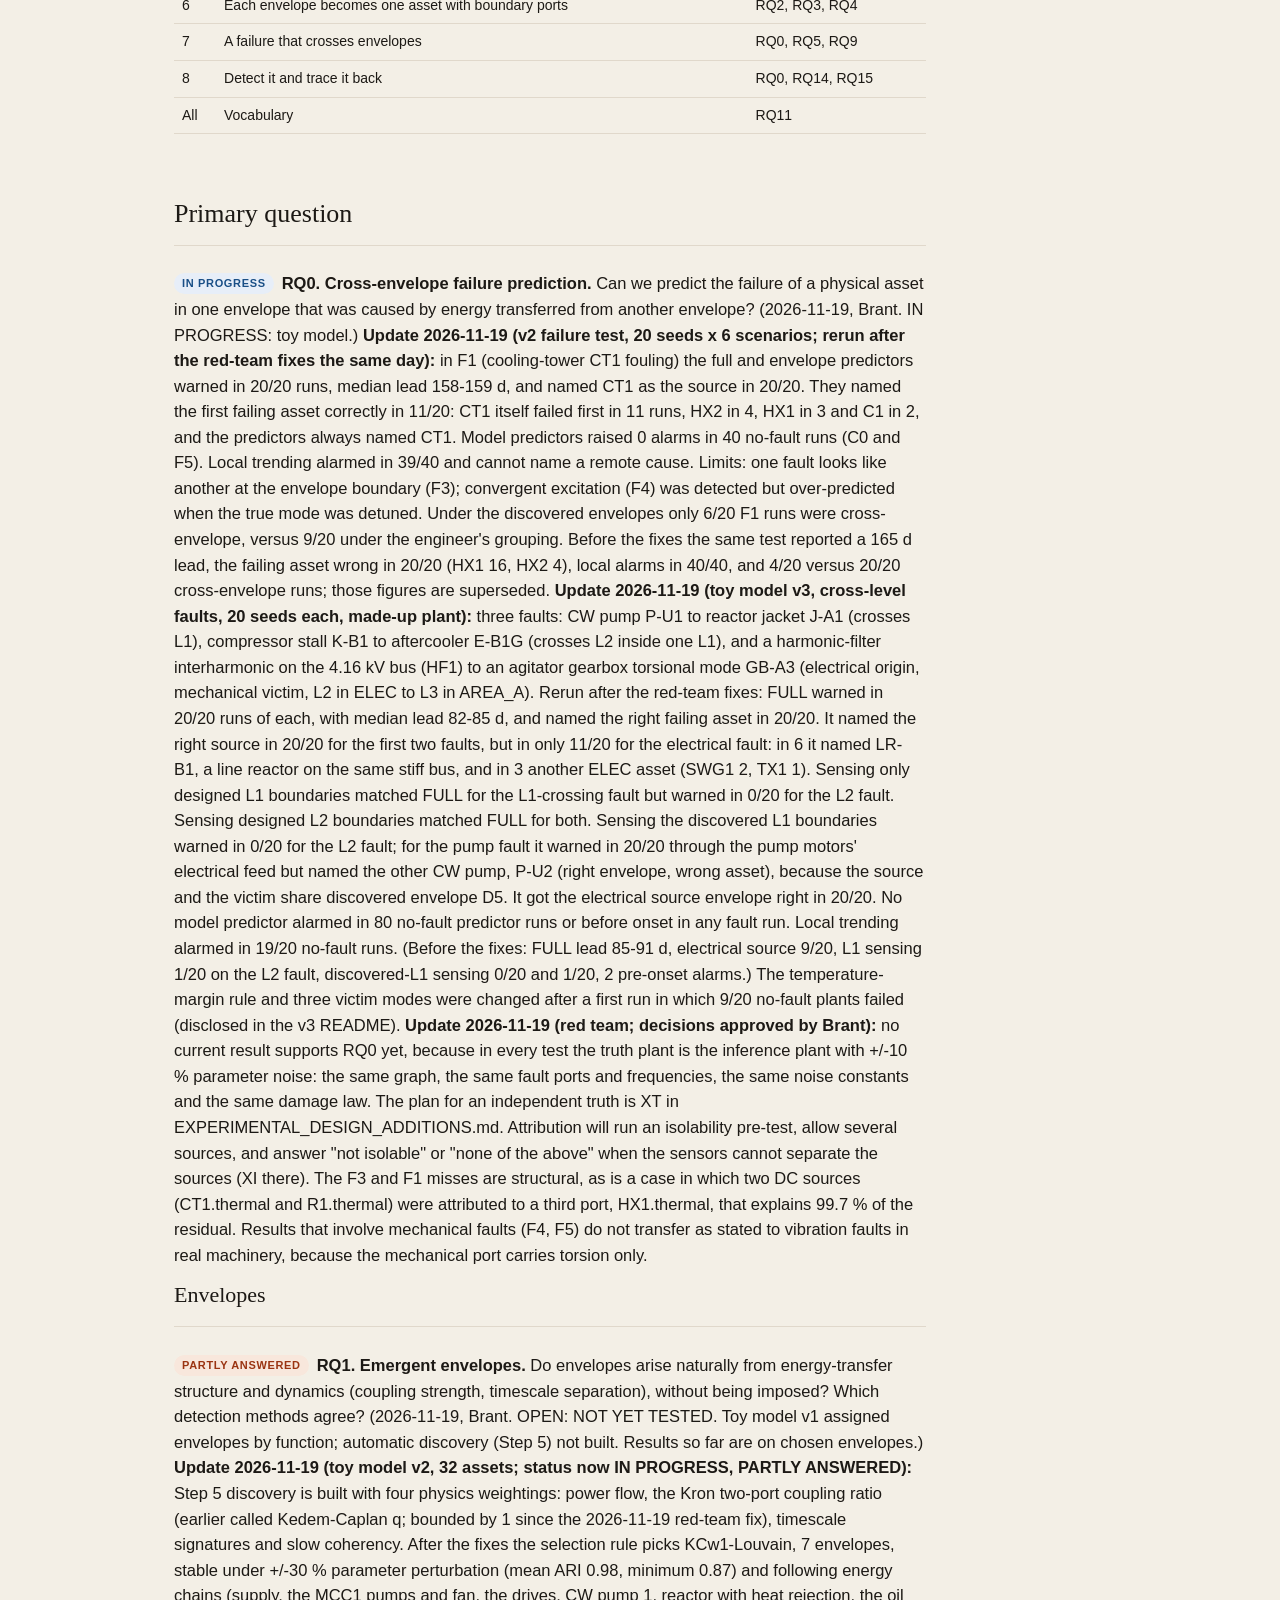
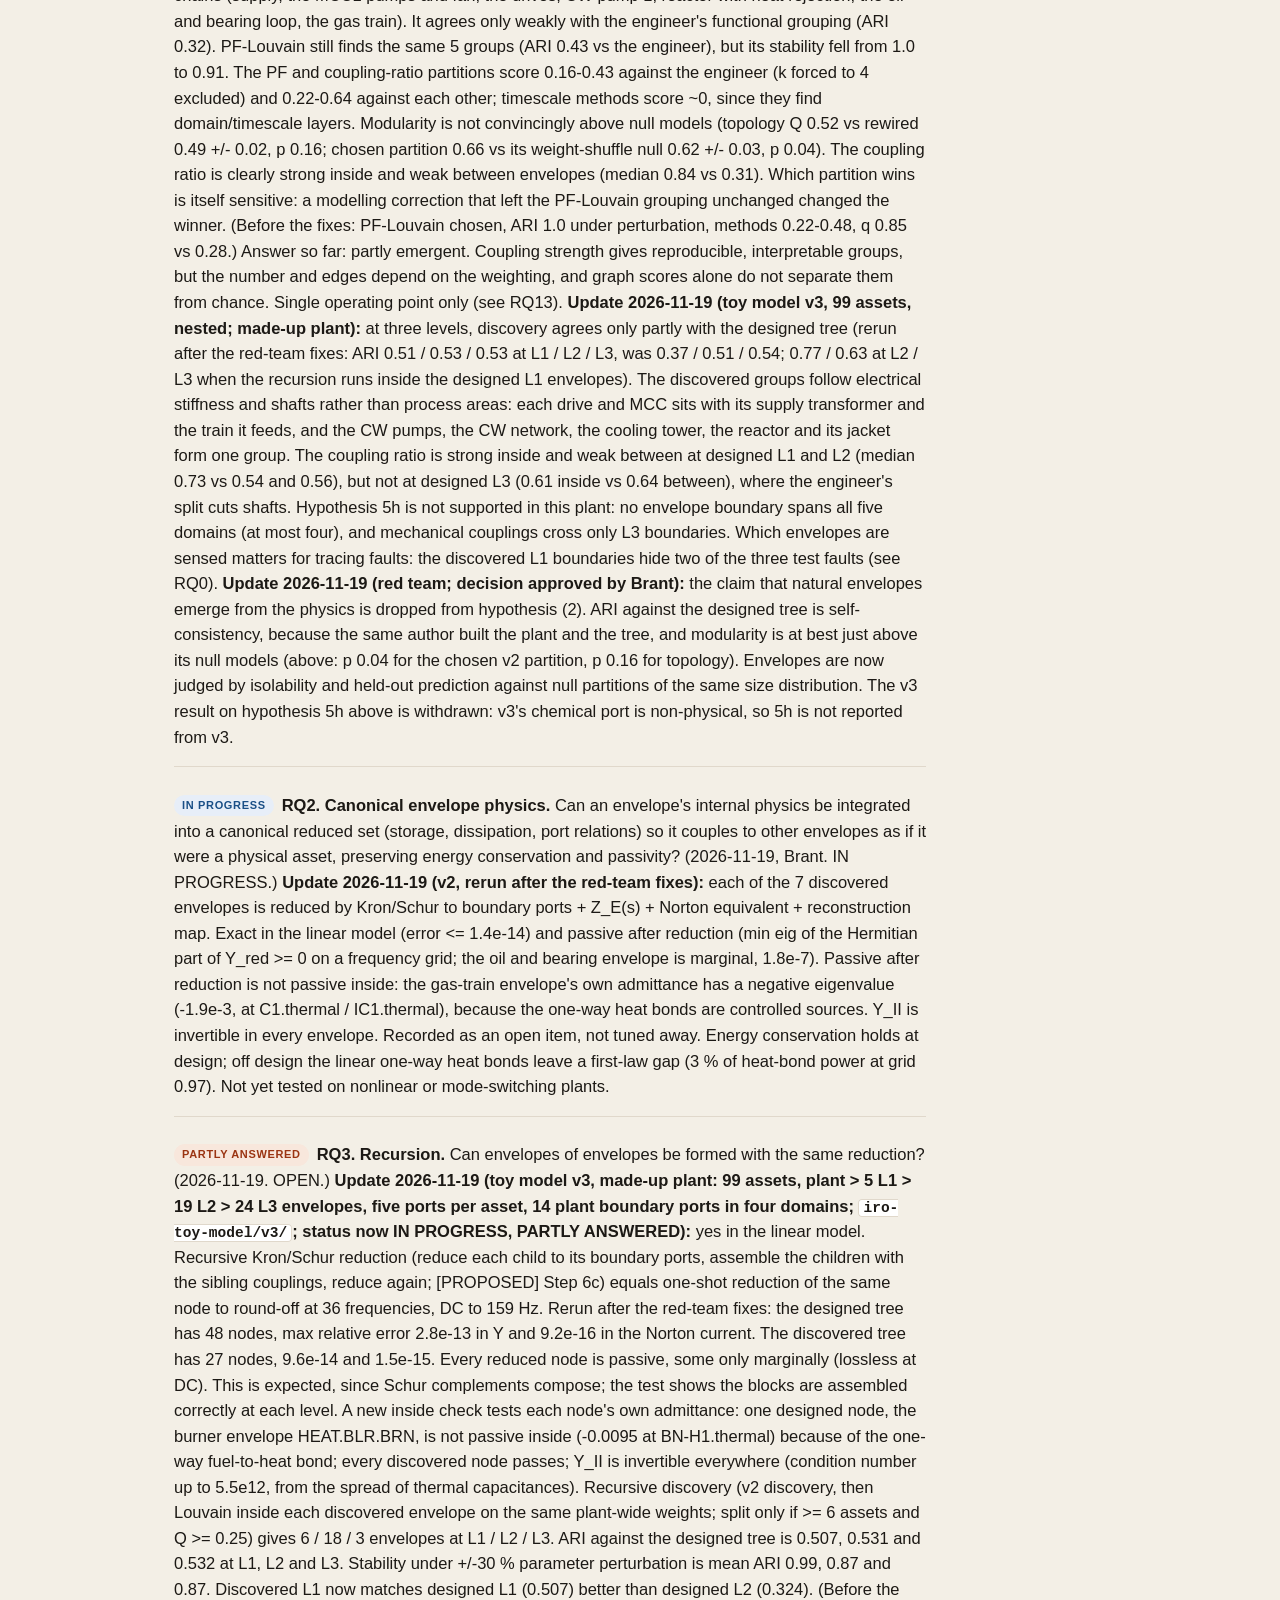
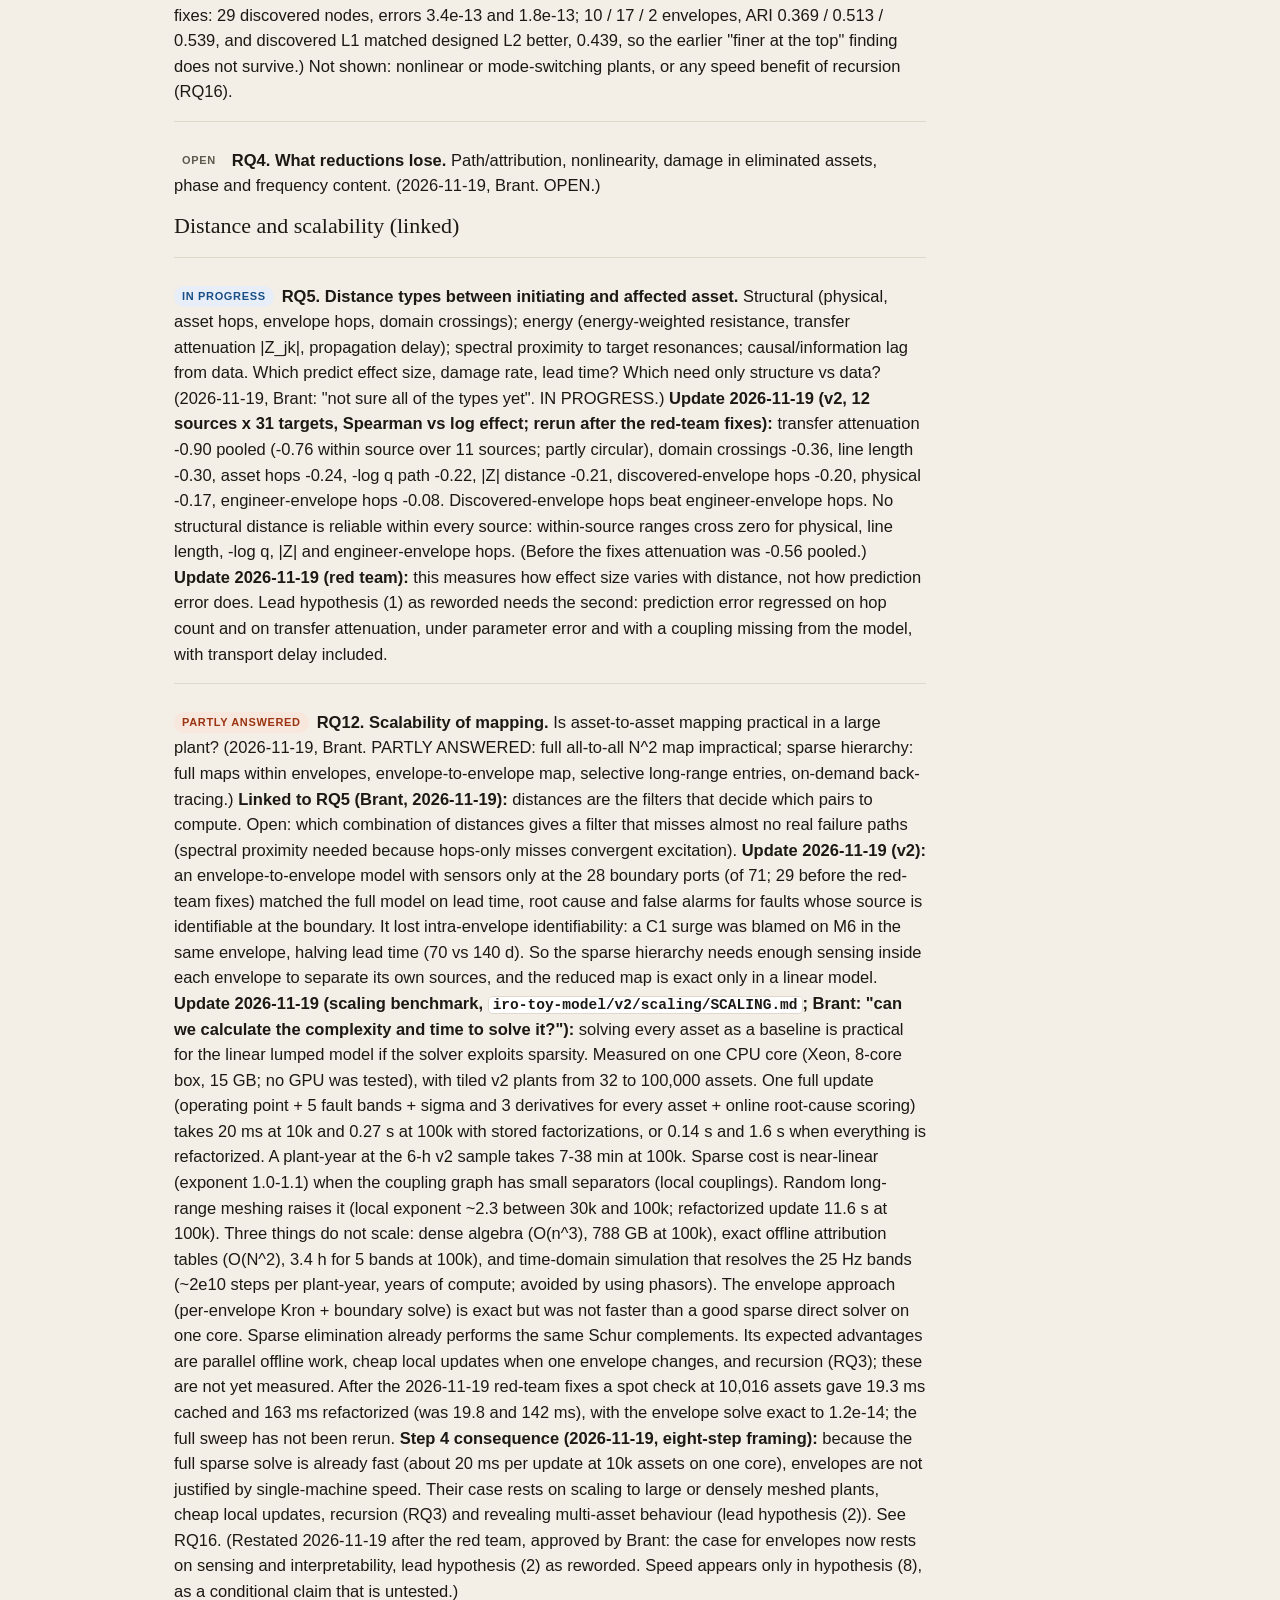
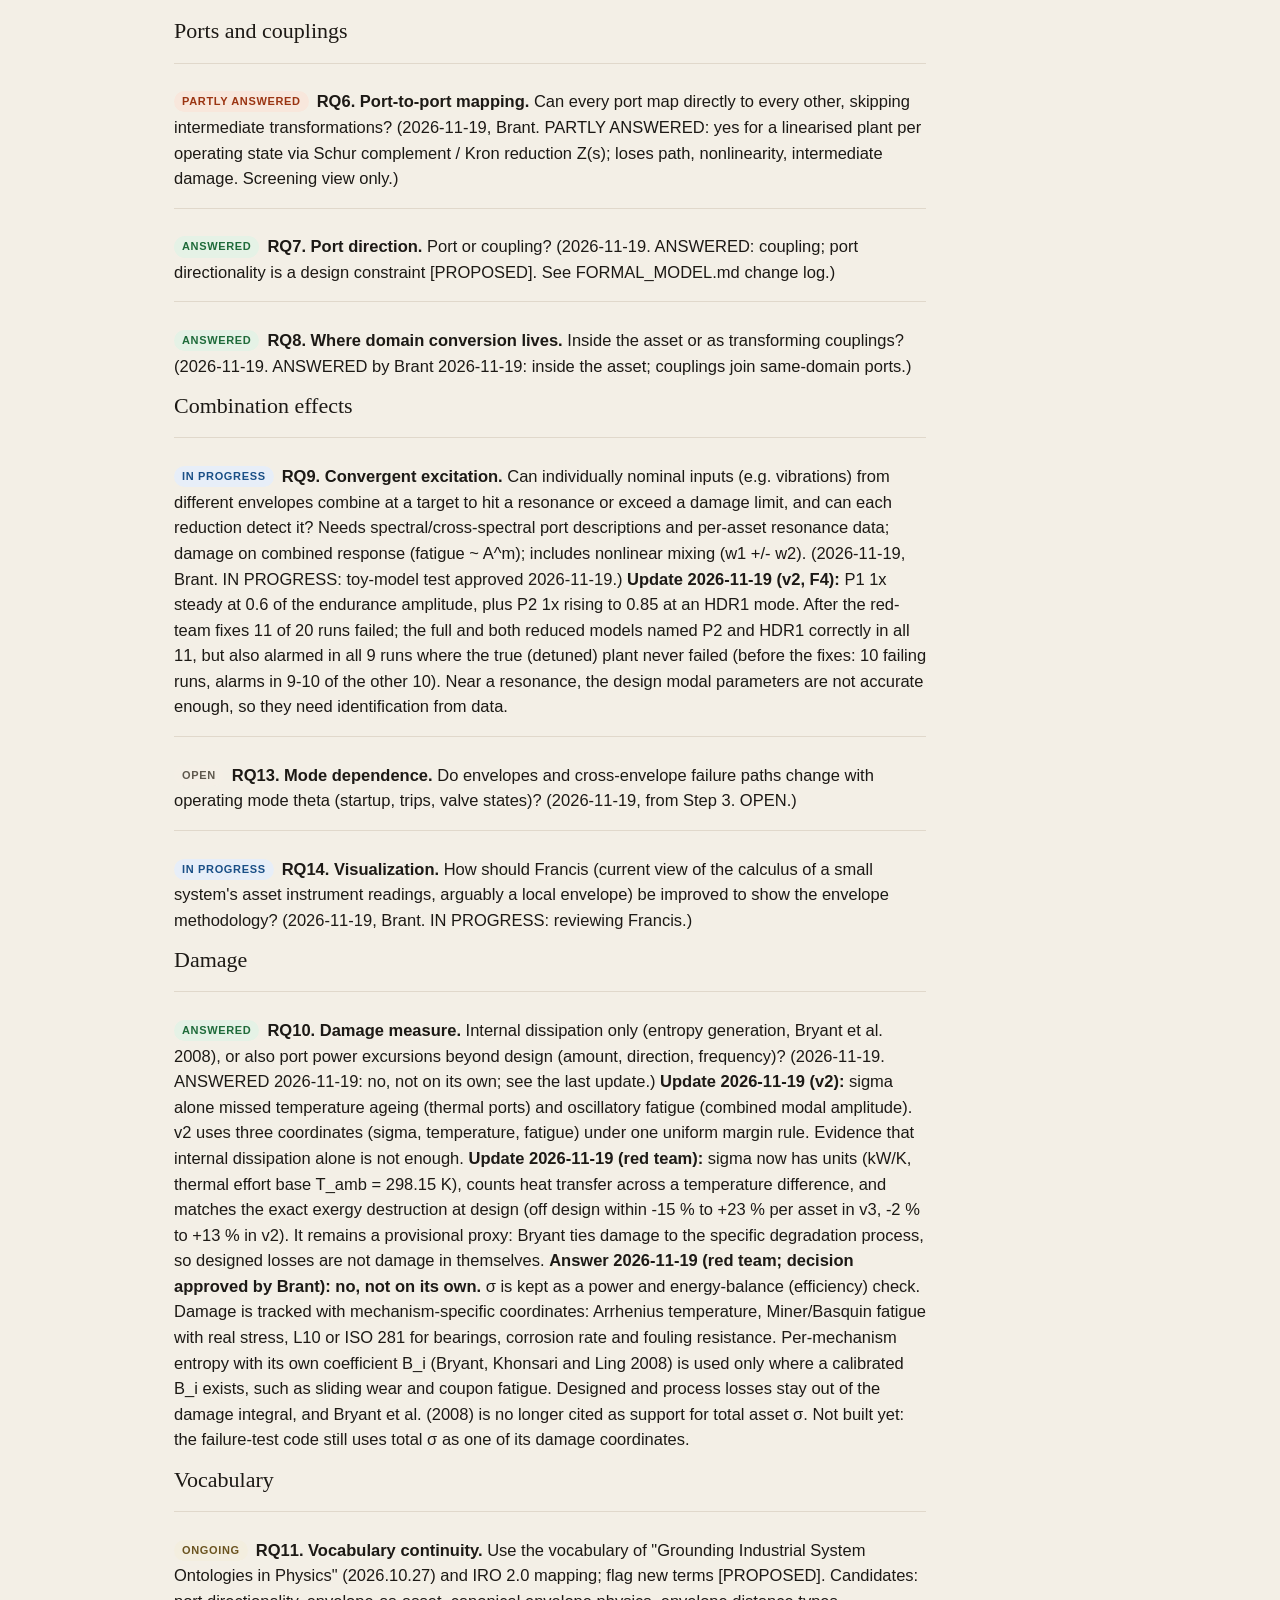
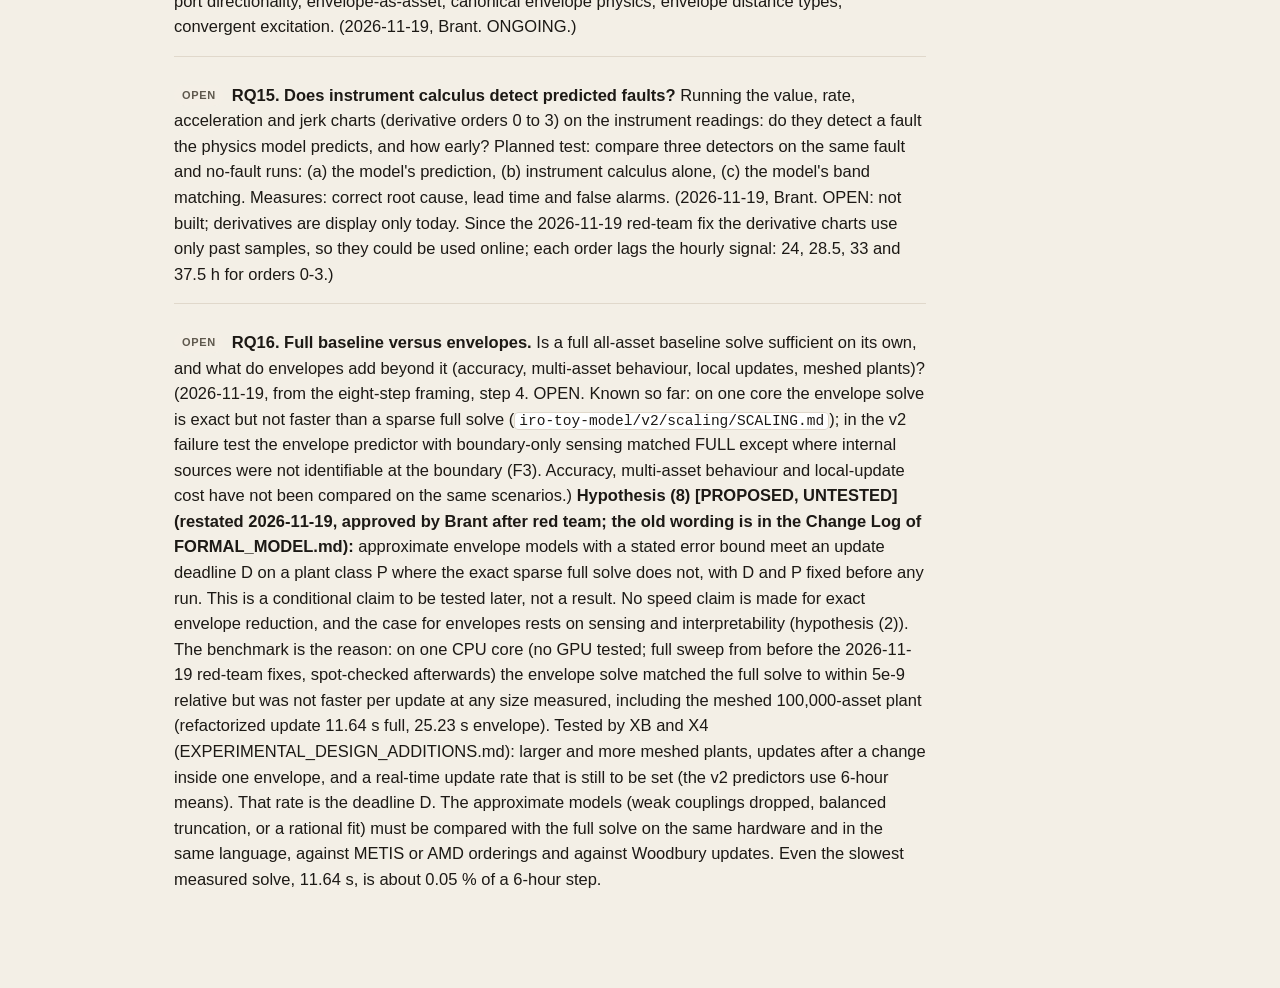
<file: site/questions.html>
<!DOCTYPE html>
<html lang="en">
<head>
  <meta charset="utf-8">
  <meta name="viewport" content="width=device-width, initial-scale=1">
  <title>(1) Research Questions · IRO Physics</title>
  <link rel="stylesheet" href="css/site.css?v=20261120">
</head>
<body>
  <header class="top" data-page="questions.html"></header>
  <main class="wrap page">
    <p class="kicker">(1) Research questions</p>
    <h1>What the work is asking</h1>
    <p class="lede">The log below is the research-question file, rendered as written. The badge on each question is the latest status phrase in that entry.</p>
    <article class="prose" id="questions"></article>
  </main>
  <script type="module" src="js/nav.js?v=20261120"></script>
  <script type="module" src="js/questions.js?v=20261120"></script>
</body>
</html>
</file>
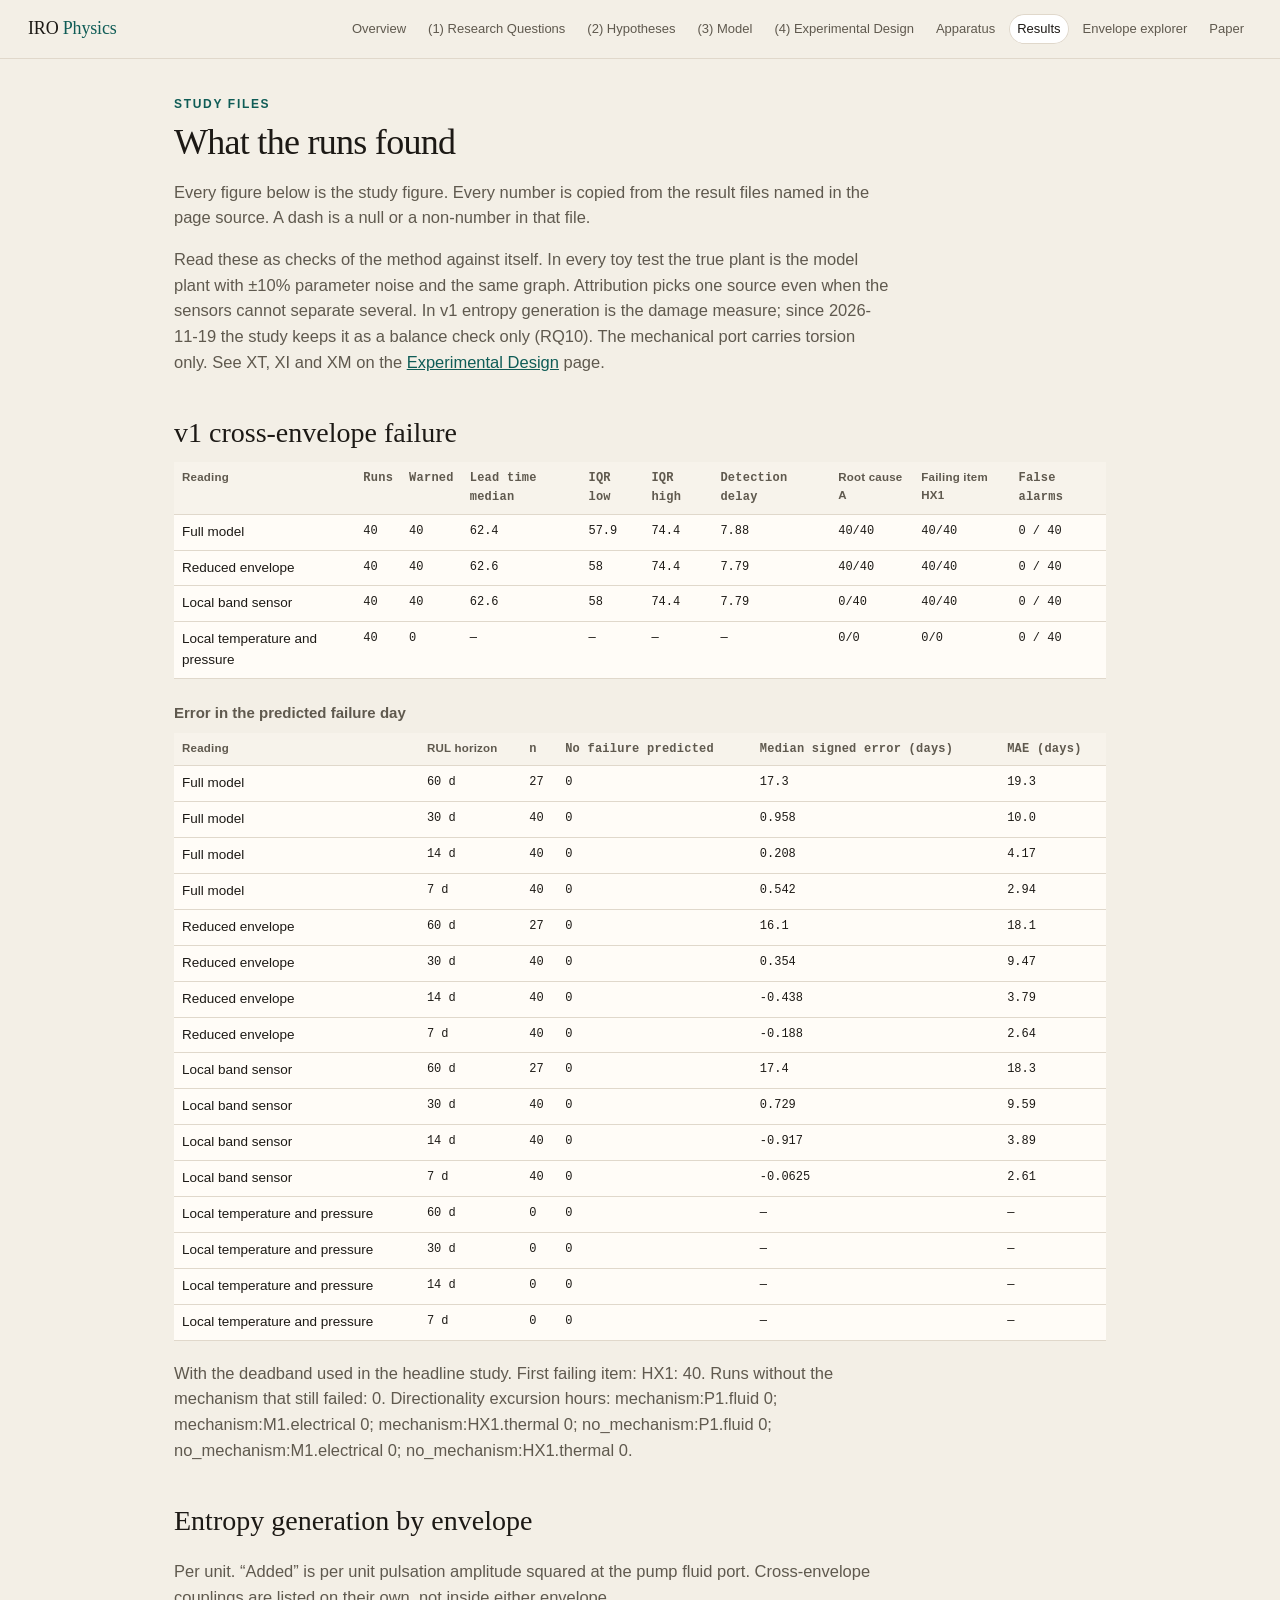
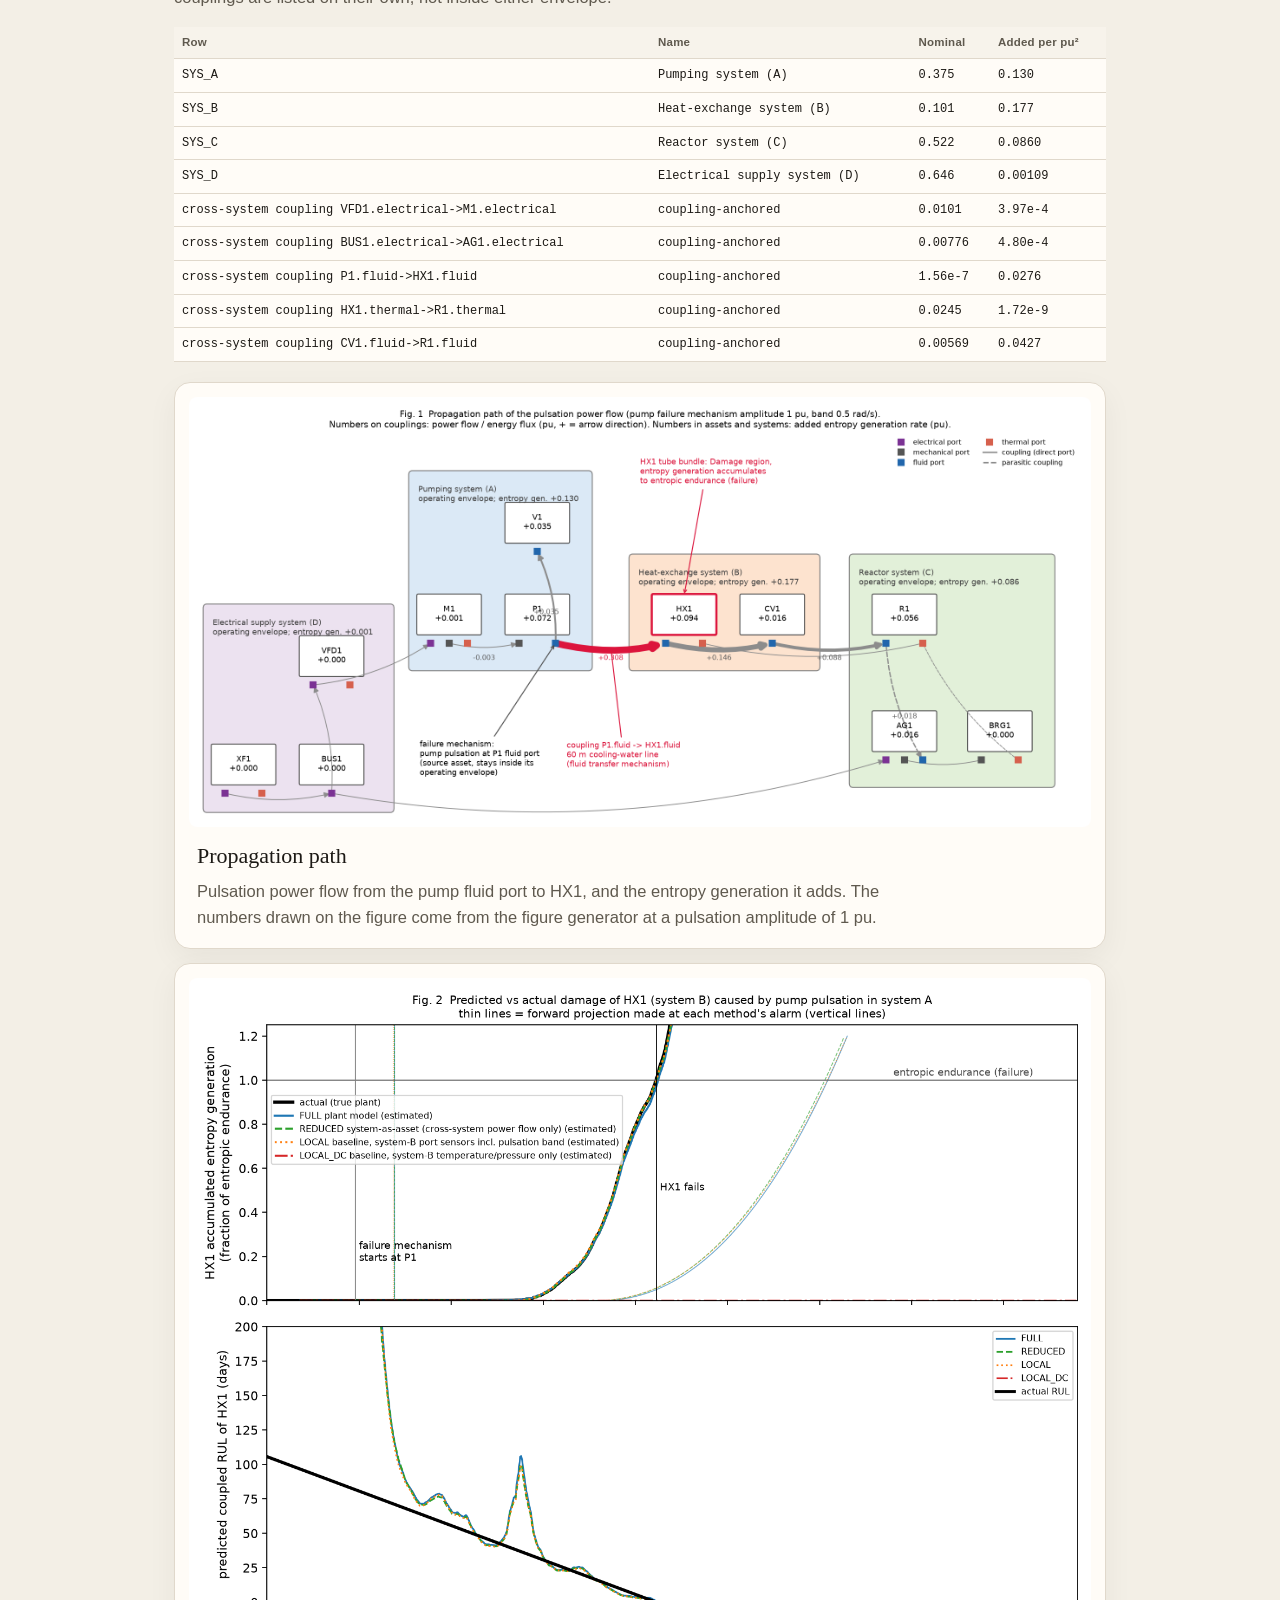
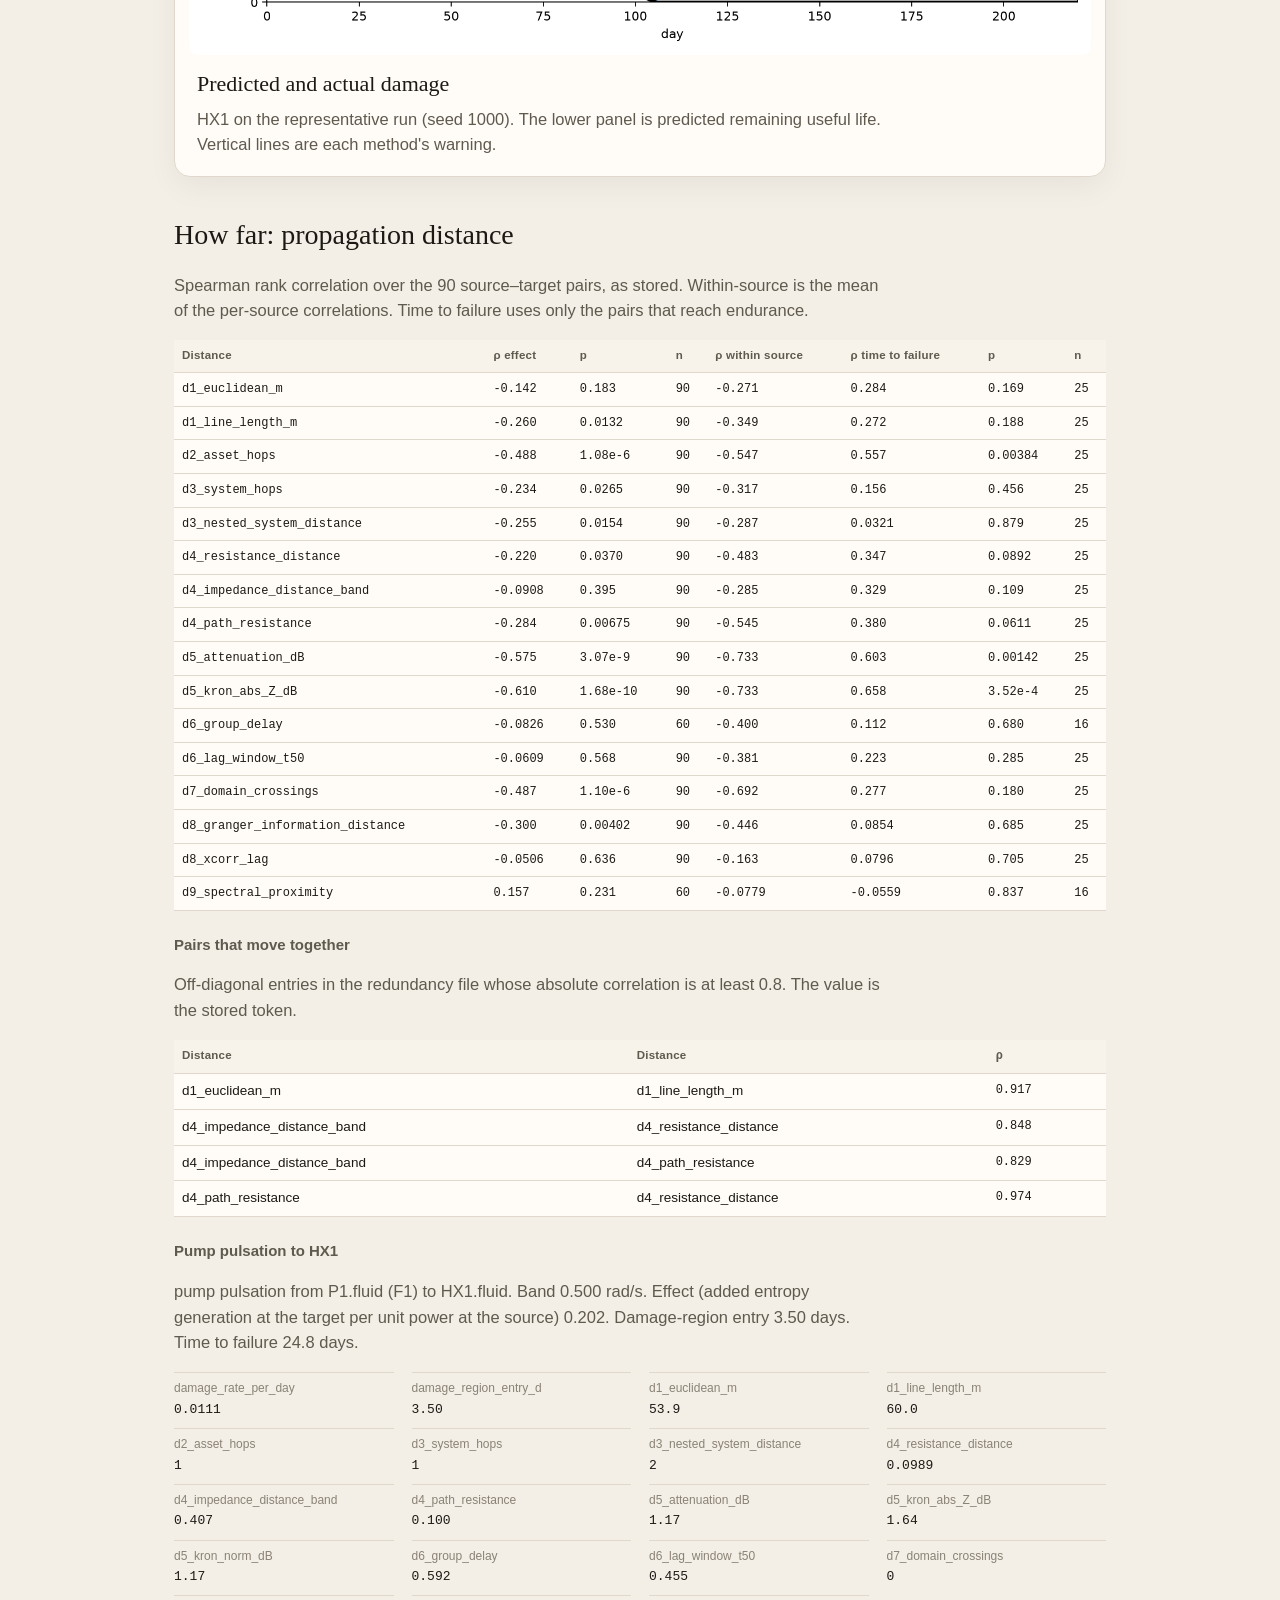
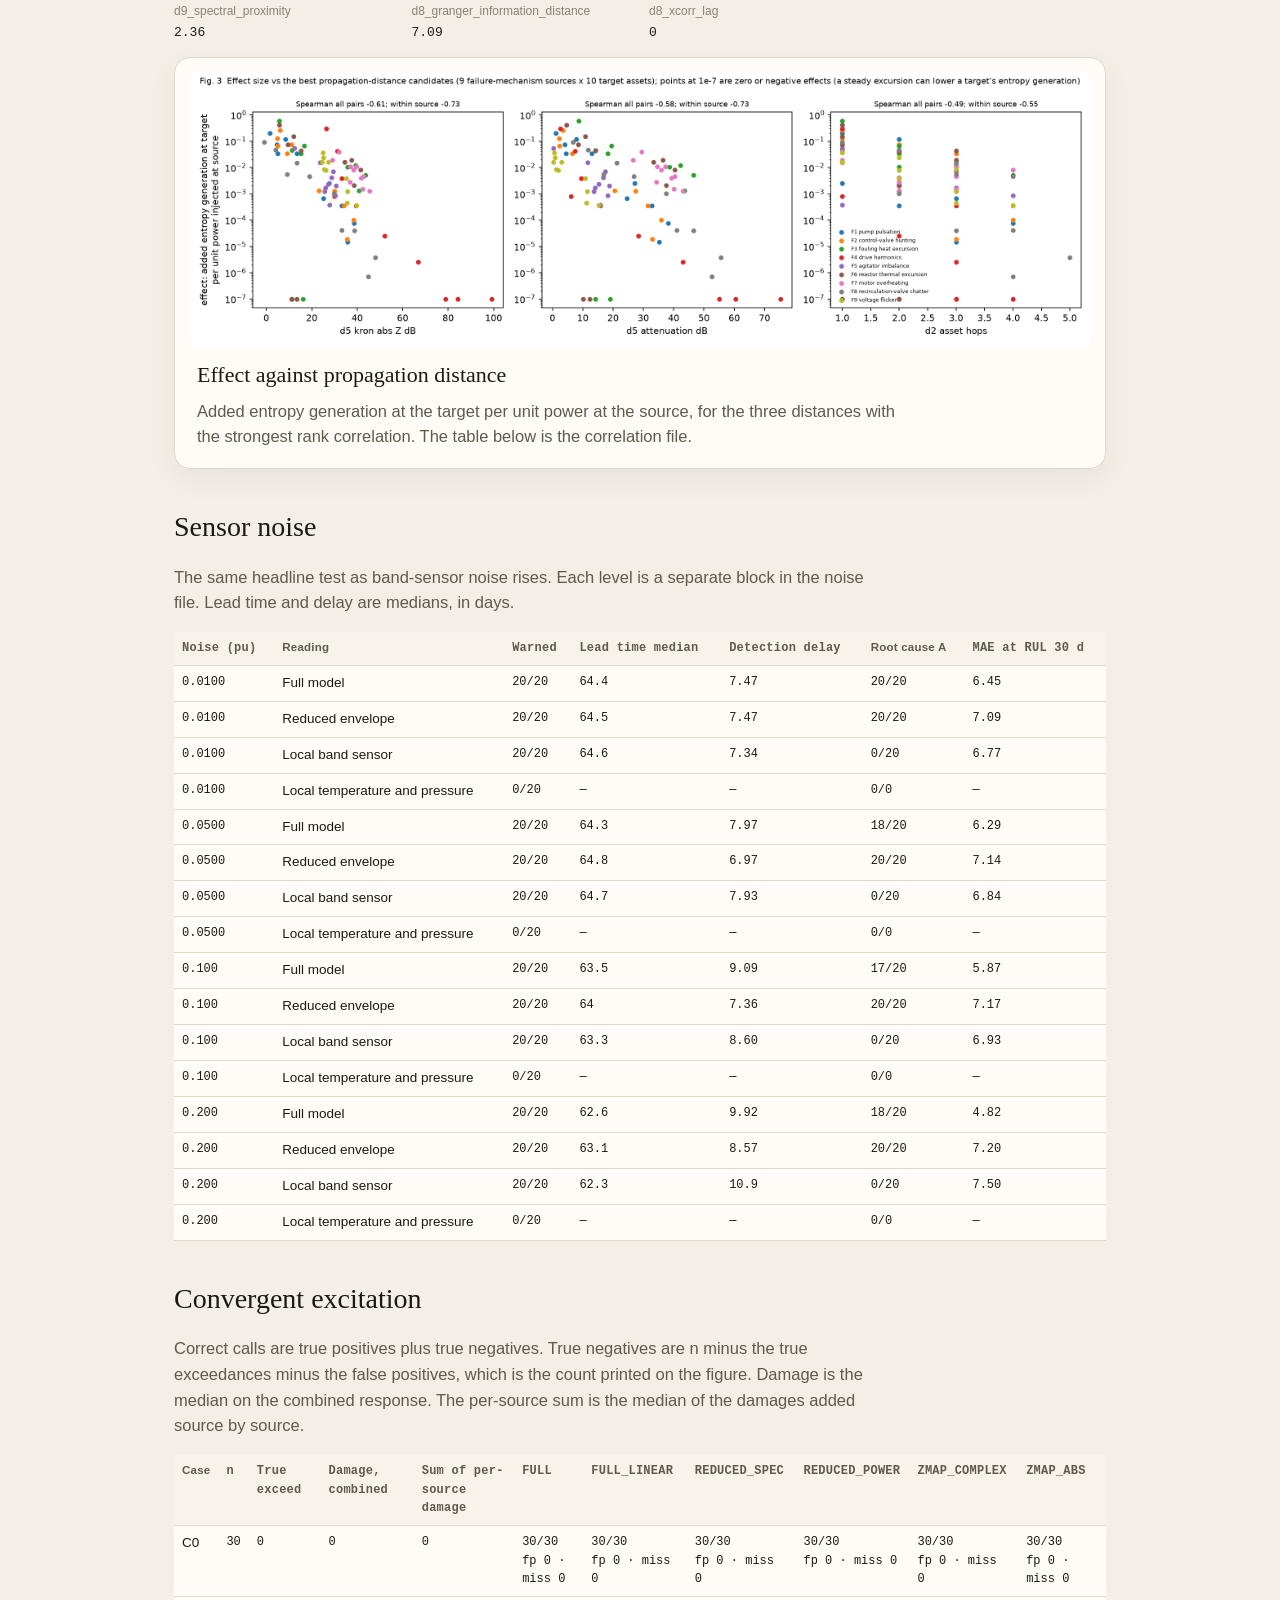
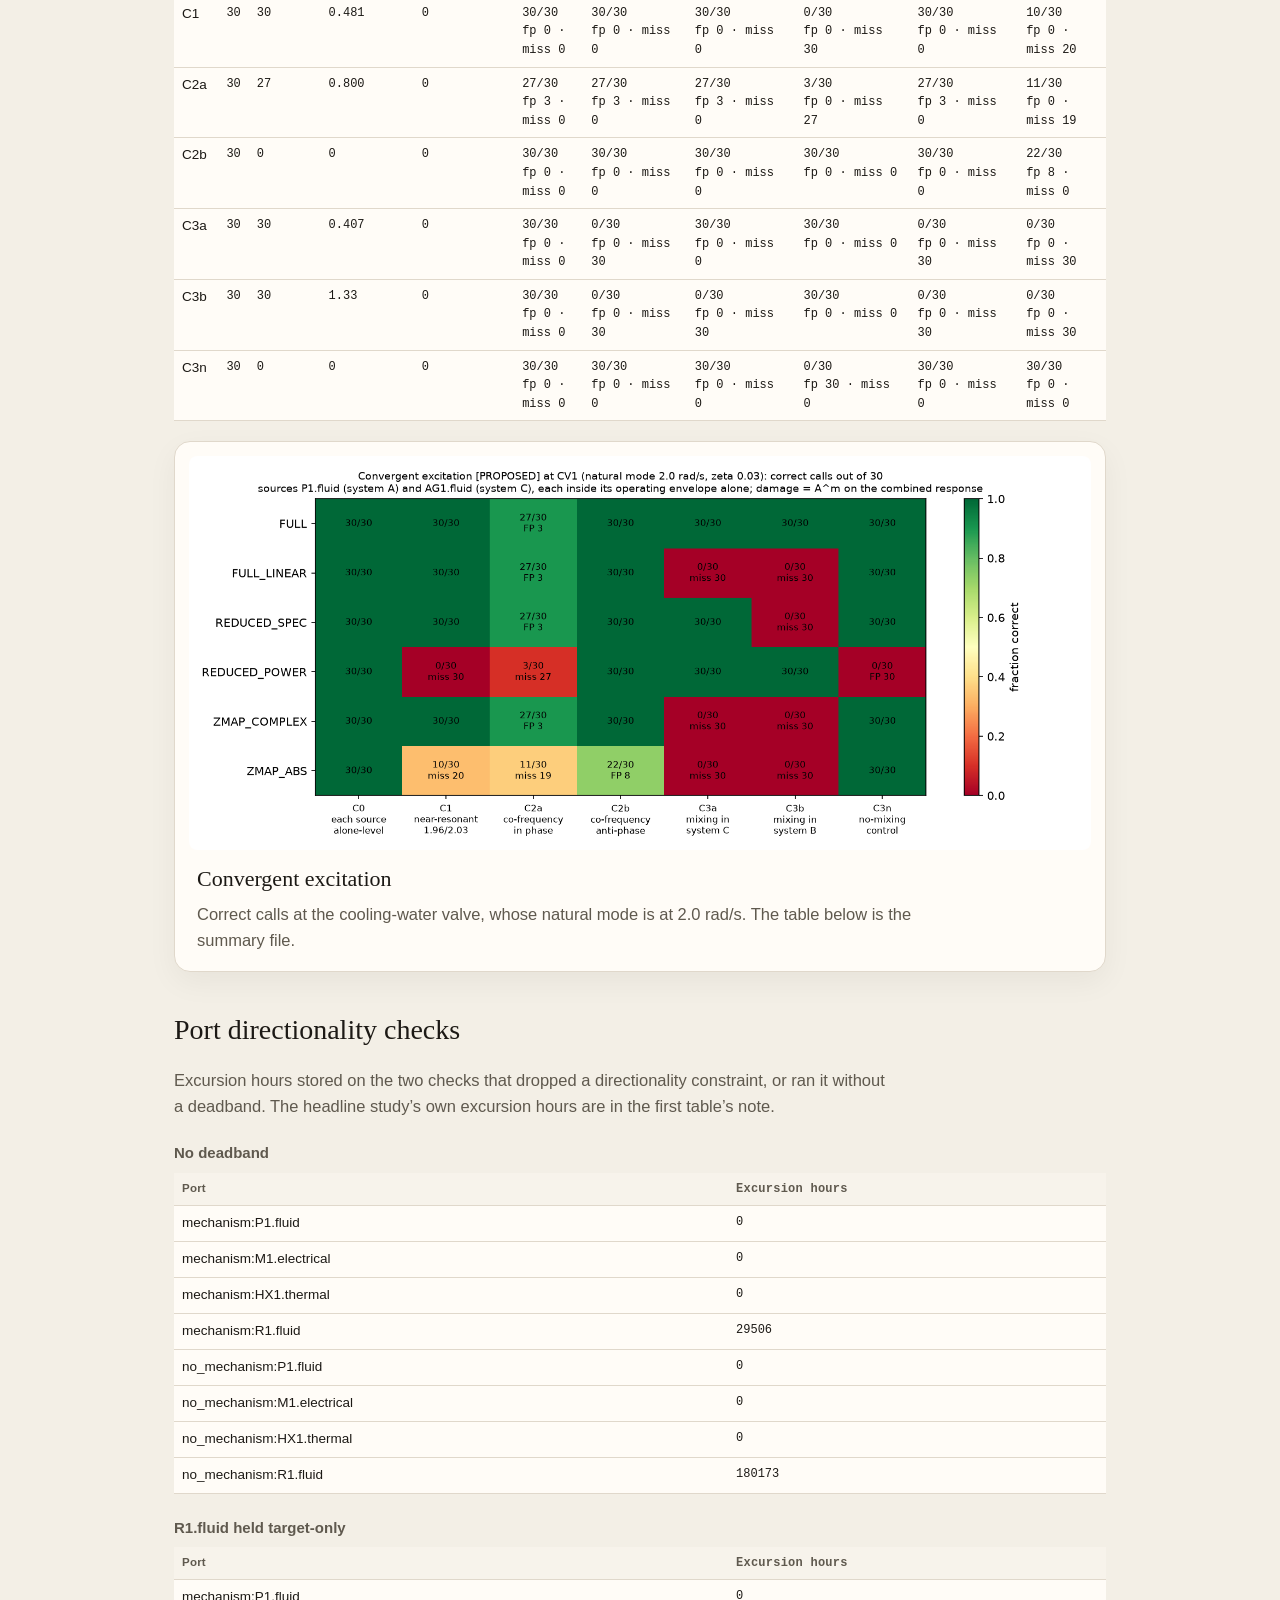
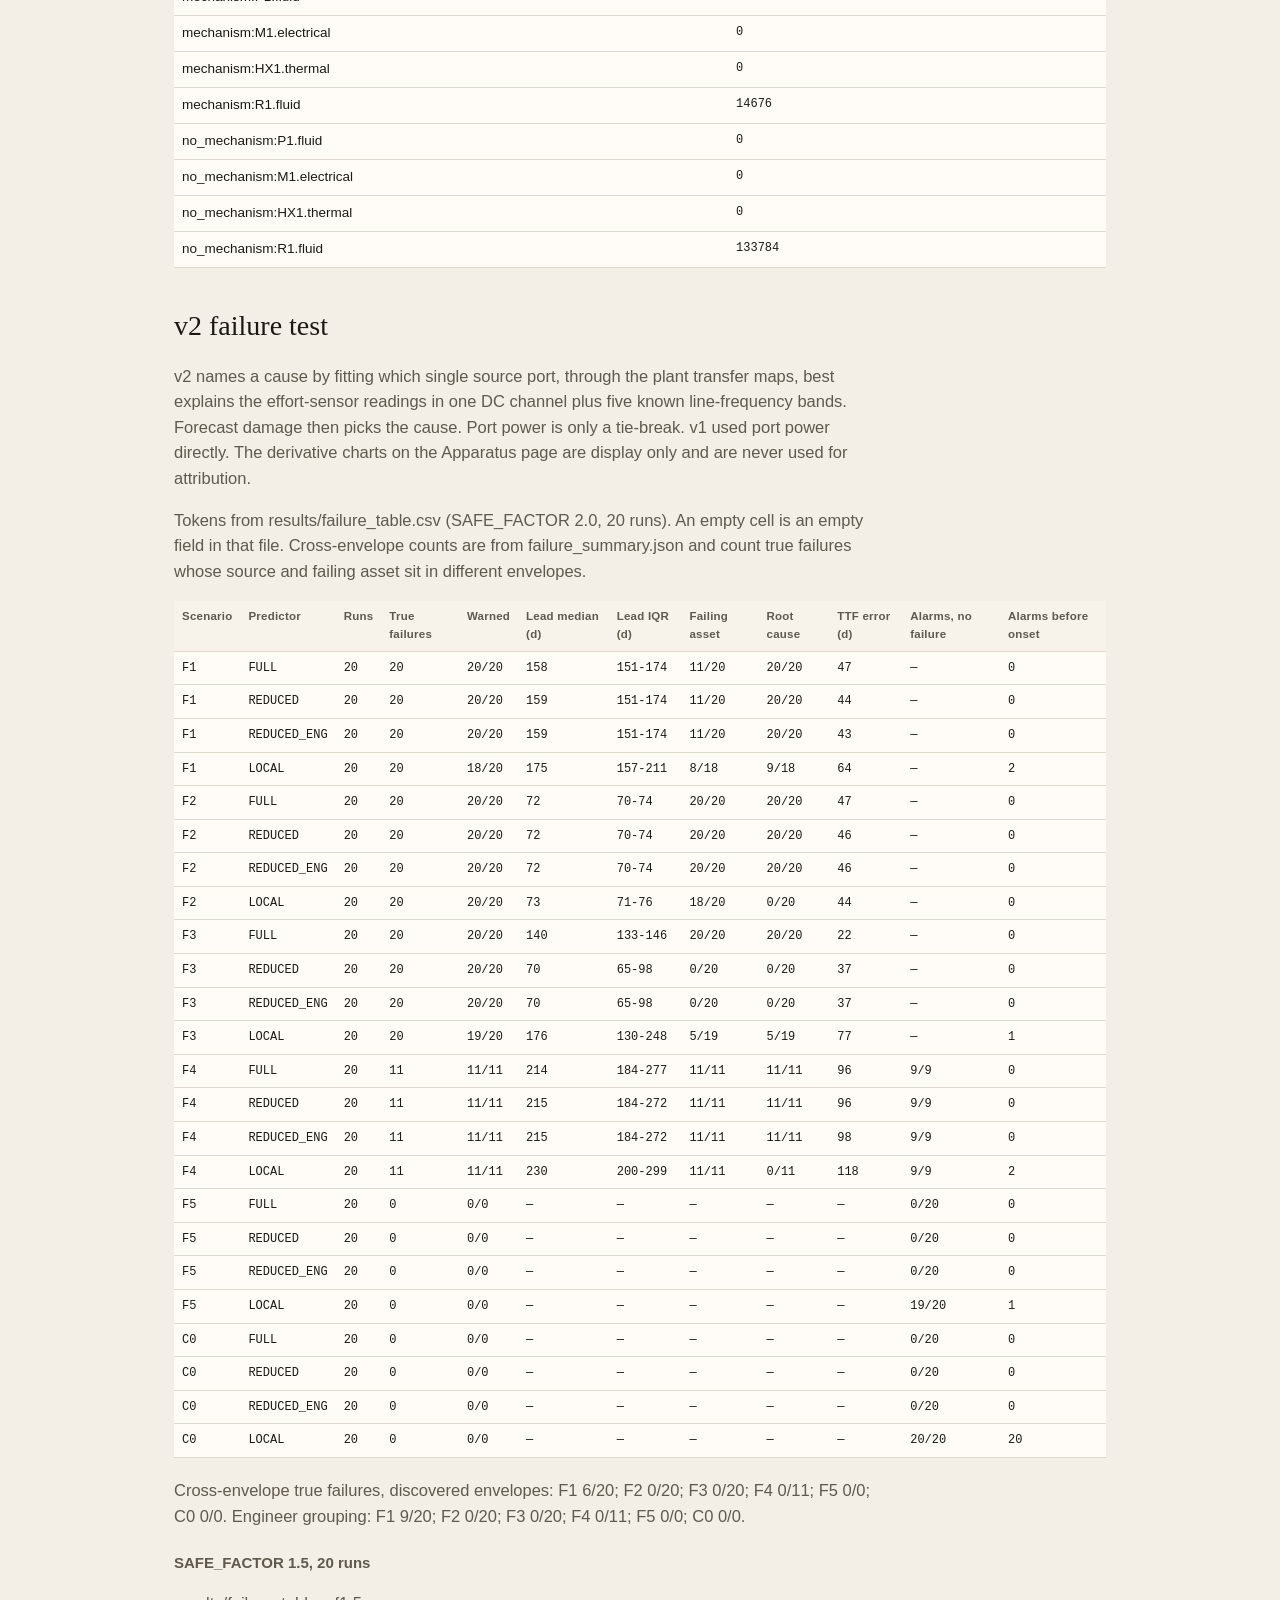
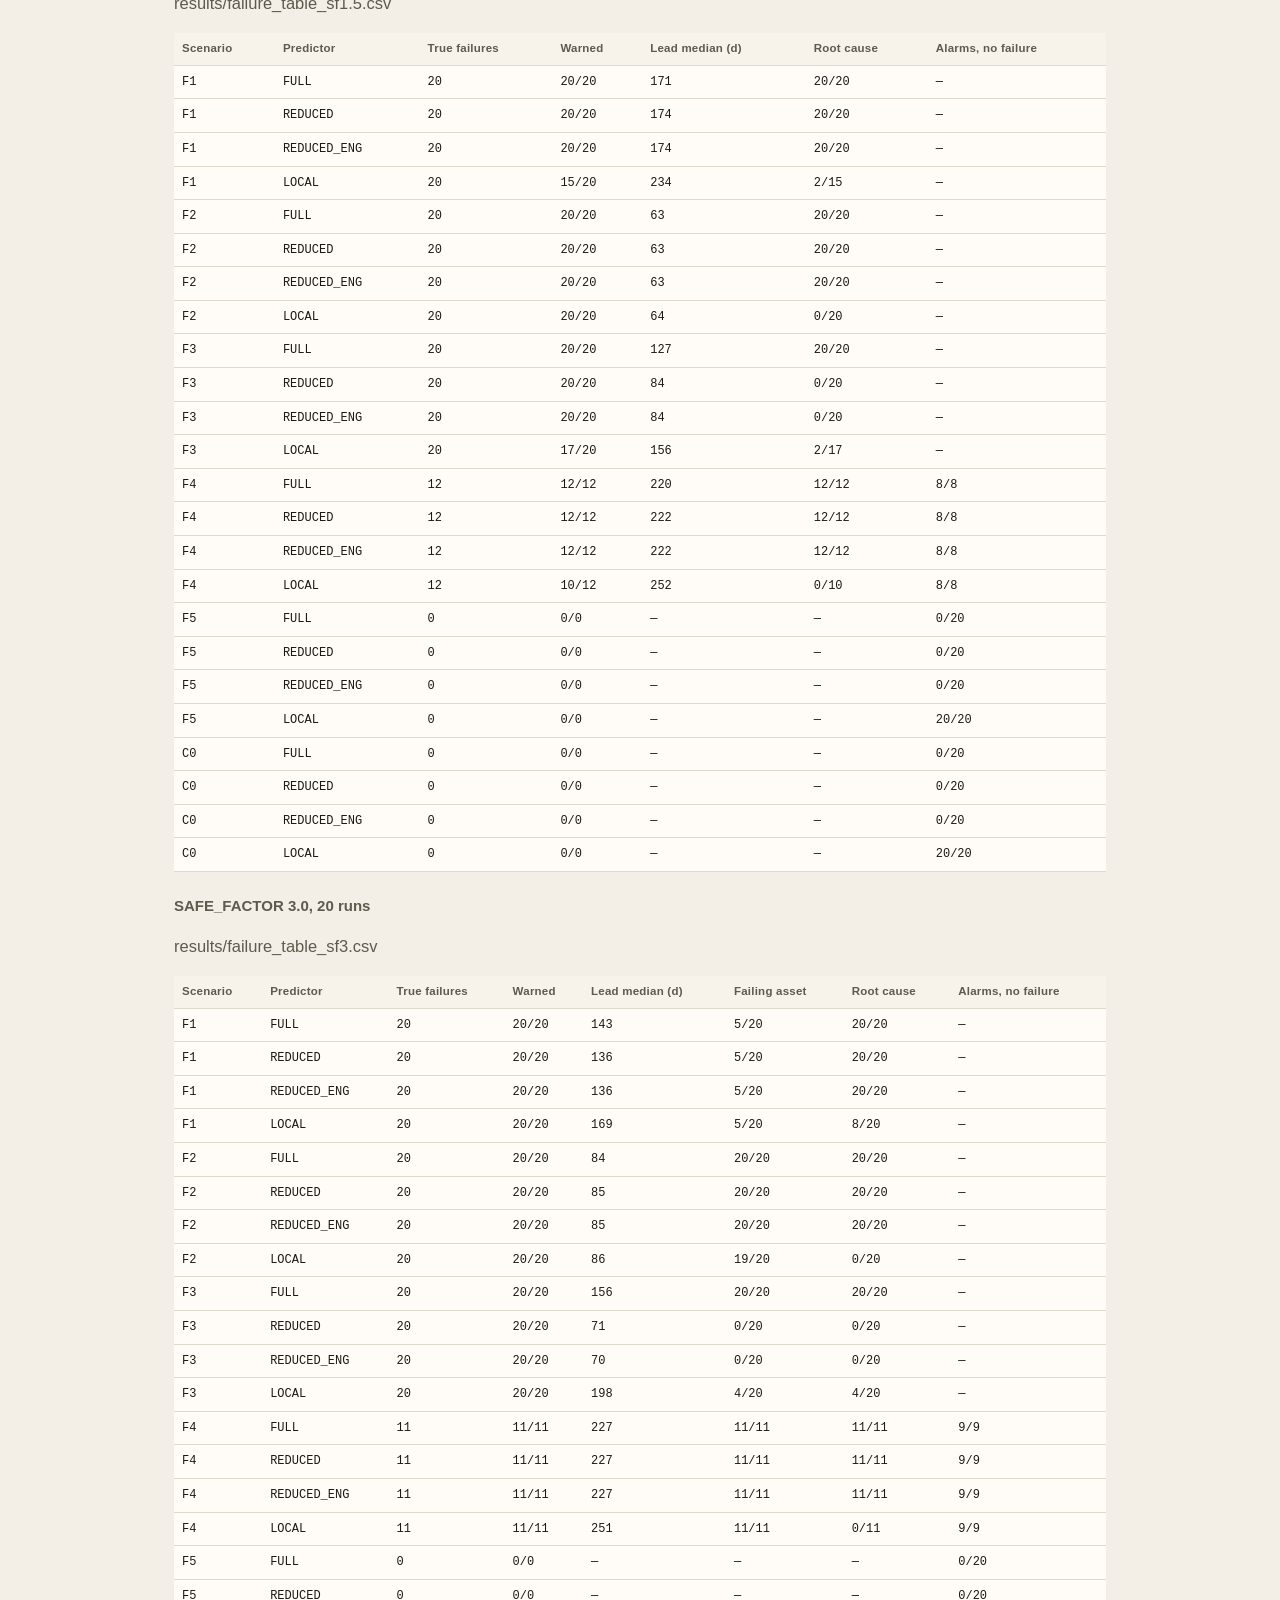
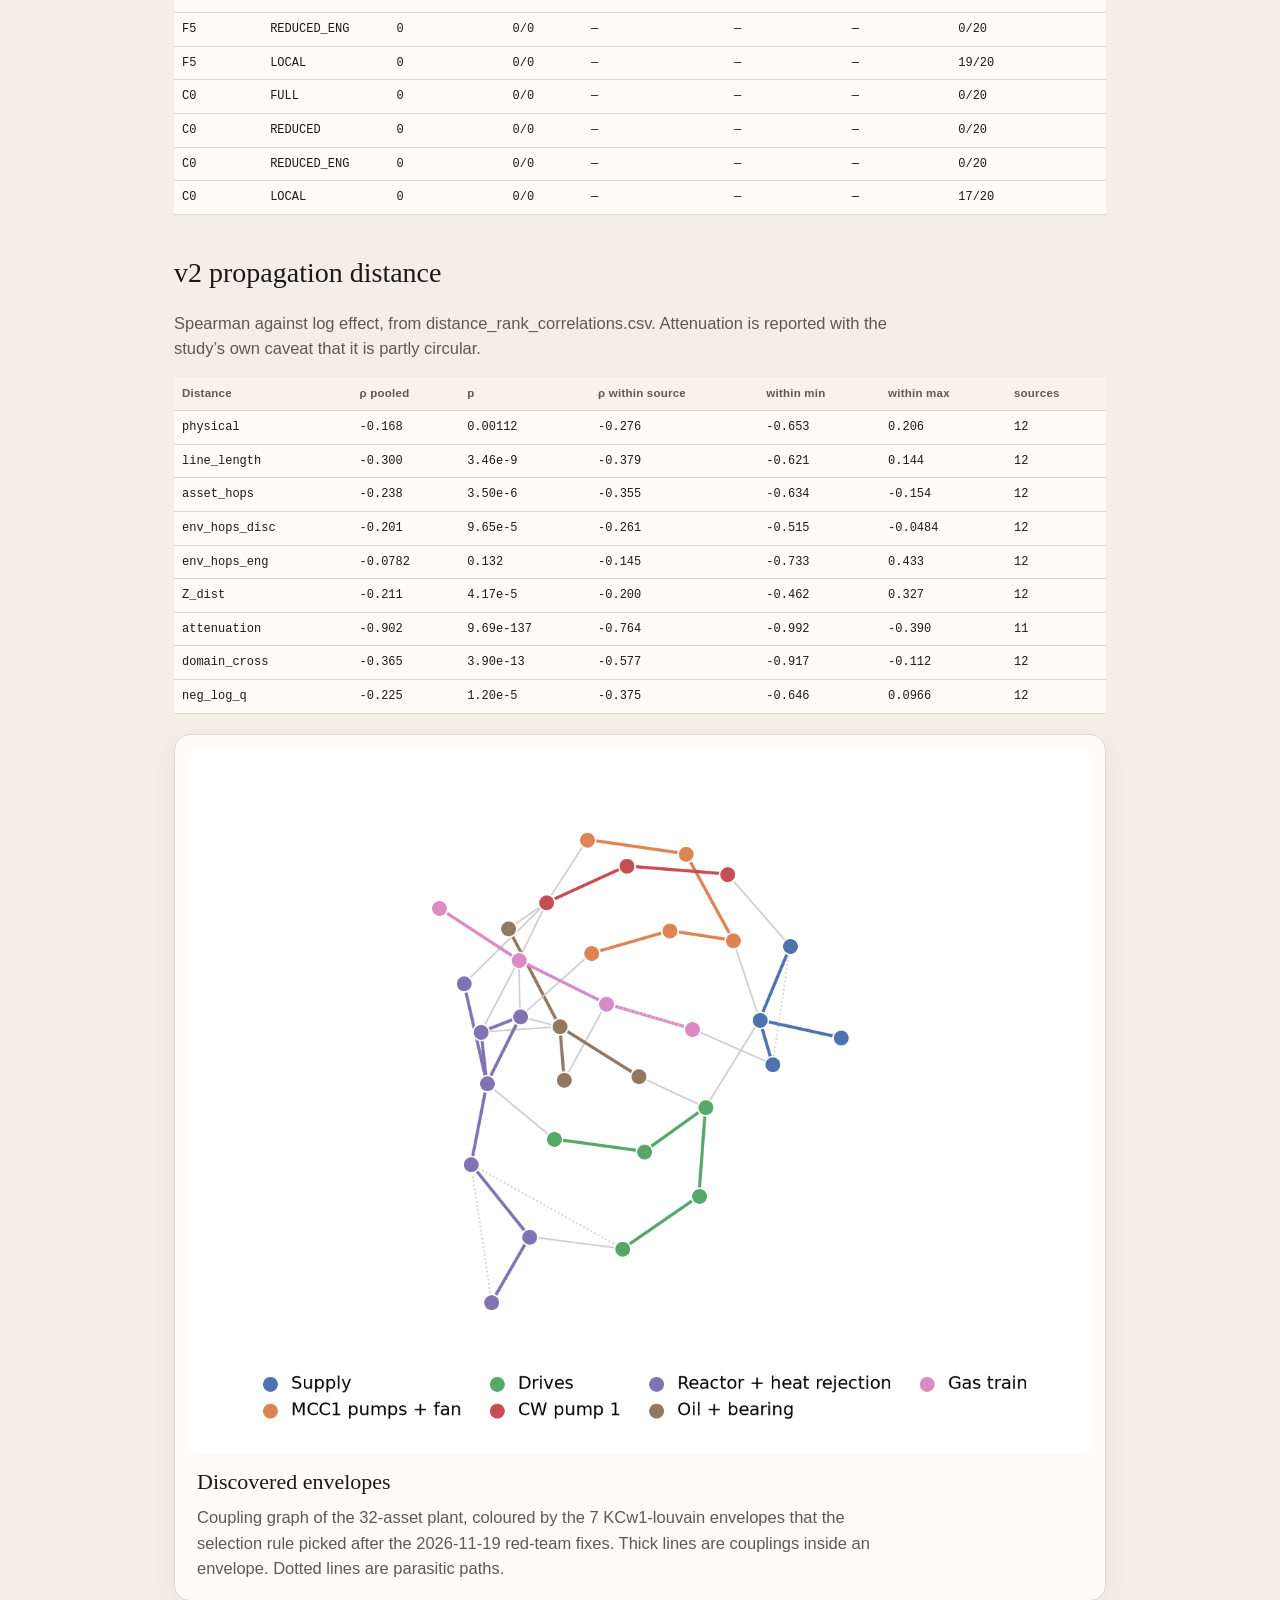
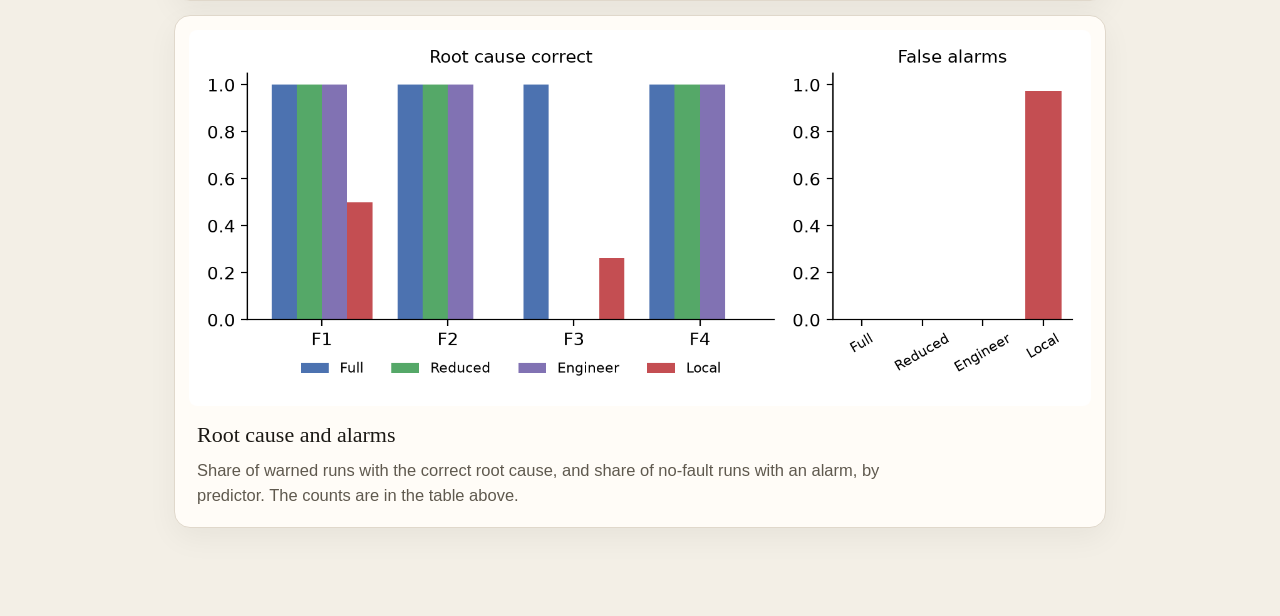
<file: site/results.html>
<!DOCTYPE html>
<html lang="en">
<head>
  <meta charset="utf-8">
  <meta name="viewport" content="width=device-width, initial-scale=1">
  <title>Results · IRO Physics</title>
  <link rel="stylesheet" href="css/site.css?v=20261120">
</head>
<body>
  <header class="top" data-page="results.html"></header>
  <main class="wrap page results" id="results">
    <p class="kicker">Study files</p>
    <h1>What the runs found</h1>
  </main>
  <script type="module" src="js/nav.js?v=20261120"></script>
  <script type="module" src="js/results.js?v=20261120"></script>
</body>
</html>
</file>
<file: site/css/site.css>
:root {
  --paper: #f3efe6;
  --paper-2: #faf7f1;
  --card: #fffcf7;
  --ink: #1c1915;
  --muted: #5f594e;
  --faint: #8a8276;
  --line: #e0d8cb;
  --teal: #0f5c56;
  --teal-soft: #e5f2f0;
  --damage: #9f1239;
  --safe: #1f6b3a;
  --design: #8a6d12;
  --shadow: 0 10px 30px rgba(28, 25, 21, 0.05);
  --sans: "Segoe UI", "Helvetica Neue", Helvetica, Arial, sans-serif;
  --serif: "Iowan Old Style", Palatino, "Palatino Linotype", Georgia, serif;
  --mono: ui-monospace, "SFMono-Regular", Menlo, Consolas, monospace;
  --mech: #1f7a4d;
  --fluid: #1a6fa8;
  --therm: #c45c26;
  --elec: #8a6d12;
  color-scheme: light;
}

* { box-sizing: border-box; }
[hidden] { display: none !important; }
html, body { margin: 0; padding: 0; }
body {
  background: var(--paper);
  color: var(--ink);
  font: 16.5px/1.55 var(--sans);
}
a { color: var(--teal); }
a:hover { color: #083f3b; }
img, svg { max-width: 100%; }

.top {
  display: flex;
  align-items: center;
  justify-content: space-between;
  gap: 24px;
  padding: 14px 28px;
  border-bottom: 1px solid var(--line);
  background: var(--paper);
  position: sticky;
  top: 0;
  z-index: 30;
}
html { scroll-padding-top: 76px; }
h1, h2, .env-head { scroll-margin-top: 76px; }
.brand {
  font-family: var(--serif);
  font-size: 18px;
  color: var(--ink);
  text-decoration: none;
  letter-spacing: -0.01em;
}
.brand span { color: var(--teal); }
.top nav { display: flex; gap: 6px; flex-wrap: wrap; }
.top nav a {
  color: var(--muted);
  text-decoration: none;
  font-size: 13px;
  padding: 5px 8px;
  border-radius: 999px;
  white-space: nowrap;
}
.top nav a[aria-current="page"] {
  color: var(--ink);
  background: #fff;
  box-shadow: inset 0 0 0 1px var(--line);
}

.wrap { max-width: 980px; margin: 0 auto; padding: 36px 24px 80px; }
.kicker {
  font-size: 12px;
  letter-spacing: 0.14em;
  text-transform: uppercase;
  color: var(--teal);
  font-weight: 650;
  margin: 0 0 8px;
}
h1 {
  font-family: var(--serif);
  font-weight: 500;
  font-size: 40px;
  line-height: 1.15;
  letter-spacing: -0.02em;
  margin: 0 0 16px;
}
.lede { font-size: 18.5px; line-height: 1.5; max-width: 68ch; margin: 0 0 18px; }
.opening p { font-size: 17.5px; line-height: 1.5; max-width: 74ch; margin: 0 0 14px; }

.explorer { max-width: 1100px; }
.ex-bar { display: flex; flex-wrap: wrap; align-items: center; gap: 12px 18px; margin: 8px 0 10px; }
.seg { display: flex; gap: 6px; }
.seg button[aria-pressed="true"] { background: var(--ink); color: #fff; border-color: var(--ink); }
.dom-legend { display: flex; flex-wrap: wrap; gap: 8px 14px; list-style: none; margin: 0; padding: 0; }
.dom-legend li { display: flex; align-items: center; gap: 6px; font-size: 13px; color: var(--muted); }
.dom-legend i { width: 10px; height: 10px; border-radius: 50%; display: block; }
.ex-note { margin: 8px 0 12px; color: var(--muted); max-width: 78ch; }
.tree { padding: 8px 0 12px; overflow-x: auto; flex-shrink: 0; }
.enode { display: flex; flex-direction: column; align-items: center; gap: 0; min-width: 0; }
.ecard { display: flex; flex-direction: column; align-items: center; gap: 6px; }
.enode-btn {
  background: #fff;
  border: 1px solid var(--line);
  border-radius: 12px;
  padding: 8px 12px;
  min-width: 72px;
  font: inherit;
  font-weight: 650;
  color: var(--ink);
  cursor: pointer;
}
.enode-btn[aria-pressed="true"] { box-shadow: inset 0 0 0 2px var(--teal); }
.bports { display: flex; flex-wrap: wrap; justify-content: center; gap: 6px 8px; max-width: 640px; }
.bport {
  display: flex; align-items: center; gap: 4px;
  border: 0; background: transparent; padding: 0;
  font: inherit; font-size: 11px; color: var(--muted); cursor: pointer;
}
.bport i { width: 8px; height: 8px; border-radius: 50%; display: block; }
.nest { display: flex; flex-direction: column; align-items: center; width: 100%; }
.stem { width: 1px; height: 14px; background: var(--line); }
.kids { display: flex; flex-wrap: nowrap; justify-content: center; gap: 18px 14px; position: relative; width: max-content; min-width: 100%; padding-top: 10px; }
.kids > .enode { position: relative; z-index: 1; }
.sibs { position: absolute; inset: 0; width: 100%; height: 100%; overflow: visible; pointer-events: none; z-index: 0; }
.chart-row { display: flex; flex-direction: column; gap: 16px; flex-shrink: 0; }
.nest-root > .ex-note,
.nest-root > .ex-bar { flex-shrink: 0; }
.calc-card { background: var(--card); border: 1px solid var(--line); border-radius: 14px; padding: 12px; width: 100%; }
.calc-card h2 { font-family: var(--serif); font-weight: 500; font-size: 22px; margin: 0 0 8px; }
.calc-card h3 { margin: 8px 0 4px; font-size: 13px; color: var(--muted); font-weight: 650; }
.orders { display: grid; grid-template-columns: repeat(4, minmax(0, 1fr)); gap: 8px; }
.orders figure { margin: 0; }
.orders figcaption { font-size: 11px; color: var(--faint); }
.orders canvas { width: 100%; height: 120px; display: block; background: #fff; border-radius: 8px; border: 1px solid var(--line); }
.orders figcaption span, .calc-card h3 span { color: var(--faint); font-weight: 500; }
.sigma-check { margin: 4px 0 8px; color: var(--muted); font-size: 12.5px; }
.plant-sigma { margin: 0 0 10px; color: var(--muted); font-size: 13px; max-width: 88ch; }

.board-root { height: auto; min-height: 0; }
.board { display: flex; height: auto; min-height: 0; align-items: flex-start; }
.board-nav {
  width: 214px;
  flex: none;
  overflow: auto;
  border-right: 1px solid var(--line);
  padding: 10px 8px 18px;
  background: var(--paper-2);
}
.board-nav .seg { margin-bottom: 8px; flex-wrap: wrap; align-items: flex-start; }
.board-nav .btn { padding: 5px 8px; font-size: 13px; }
.diagram { flex: 1; min-height: 0; }
.diagram svg { width: 100%; height: 100%; display: block; }
.nav-list { list-style: none; margin: 0; padding: 0 0 0 12px; }
.nav-list > li { margin: 1px 0; }
.nav-pick, .twist {
  border: 0;
  background: transparent;
  font: inherit;
  color: var(--ink);
  cursor: pointer;
}
.twist { width: 18px; color: var(--faint); padding: 0; }
.twist.leaf { display: inline-block; }
.nav-pick { text-align: left; padding: 2px 4px; border-radius: 6px; font-size: 13px; }
.nav-pick[aria-current="true"] { background: var(--teal-soft); color: var(--teal); font-weight: 700; }
.board-main {
  flex: 1; min-width: 0; min-height: 0; overflow: visible;
  display: flex; flex-direction: column;
  padding: 6px 12px 8px;
}
.now-read { margin: 0 0 4px; font-family: var(--mono); font-size: 13px; color: var(--ink); min-height: 1.2em; }
.board-main .ex-note { margin: 4px 0 8px; font-size: 13px; }
.crumbs { display: flex; flex-wrap: wrap; gap: 4px 6px; align-items: center; margin: 0 0 8px; }
.crumbs button { border: 0; background: transparent; font: inherit; color: var(--teal); cursor: pointer; padding: 0; }
.crumbs button[aria-current="page"] { color: var(--ink); font-weight: 700; cursor: default; }
.crumbs span { color: var(--faint); }
.board-top {
  height: 30vh; min-height: 200px;
  display: flex; flex-direction: column;
  border: 1px solid var(--line); border-radius: 12px; background: #fff;
  padding: 6px 8px 4px; margin-bottom: 6px;
}
.port-row { display: flex; flex-wrap: nowrap; gap: 6px; overflow-x: auto; height: 22px; flex: none; }
.port-dot {
  width: 16px; height: 16px; border: 0; border-radius: 50%; padding: 0;
  background: transparent; cursor: pointer; flex: none;
}
.port-dot i { width: 12px; height: 12px; border-radius: 50%; display: block; }
.port-chip, .chip-btn {
  display: inline-flex; align-items: center; gap: 4px;
  border: 1px solid var(--line); background: #fff; color: var(--ink);
  border-radius: 999px; padding: 2px 8px; font: inherit; font-size: 12px; cursor: pointer;
}
.port-chip i, .chip-btn i { width: 8px; height: 8px; border-radius: 50%; display: block; }
.chip-btn[aria-pressed="true"] { background: var(--ink); color: #fff; border-color: var(--ink); }
.chip-btn[aria-pressed="true"] i { box-shadow: 0 0 0 1px #fff; }
.port-note { min-height: 0; margin: 4px 0; }
.port-note:empty { display: none; }
.diagram g { cursor: pointer; }
.filters { display: flex; flex-direction: column; gap: 4px; margin: 4px 0; flex: none; }
.filter-row { display: flex; flex-wrap: nowrap; gap: 6px 8px; align-items: center; overflow-x: auto; }
.filter-row > span { font-size: 11px; color: var(--faint); flex: none; }
.filter-row > div { display: flex; flex-wrap: nowrap; gap: 4px; }
.axis-labels { display: flex; justify-content: space-between; gap: 12px; font-size: 12px; color: var(--muted); font-weight: 650; }
.axis-right-group { display: flex; gap: 16px; }
.axis-right-group span:empty { display: none; }
.pf-note { margin: 2px 0 4px; color: var(--muted); font-size: 12.5px; line-height: 1.35; max-width: 92ch; }
.pf-note[hidden] { display: none; }
.chart-stage { position: relative; flex: 1 1 auto; height: 45vh; min-height: 280px; }
.chart-stage canvas { width: 100%; height: 100%; display: block; background: #fff; border: 1px solid var(--line); border-radius: 10px; }
.readout {
  position: absolute; z-index: 2; max-width: 280px;
  background: #fff; border: 1px solid var(--line); border-radius: 8px;
  padding: 6px 8px; font-size: 12px; color: var(--ink);
  box-shadow: var(--shadow); pointer-events: none;
}
.readout[hidden] { display: none; }
.readout div { display: flex; gap: 6px; align-items: center; margin-top: 2px; }
.readout i { width: 8px; height: 8px; border-radius: 50%; display: block; flex: none; }
.scale-note { margin: 4px 0; color: var(--muted); font-size: 12.5px; }
.scale-note:empty { display: none; }
.trace-legend { list-style: none; display: flex; flex-wrap: wrap; gap: 4px 12px; margin: 4px 0 2px; padding: 0; flex: none; }
.board-notes { margin: 4px 0 8px; flex: none; }
.board-notes summary { cursor: pointer; color: var(--muted); font-size: 13px; }
.board-notes .ex-note { margin: 6px 0; }
body.explorer-page.app { height: 100vh; min-height: 0; overflow: hidden; }
.explorer-shell { flex: 1; min-height: 0; display: flex; overflow: hidden; }
.explorer-stage { flex: 1; min-width: 0; min-height: 0; display: flex; flex-direction: column; position: relative; background: var(--card); }
.explorer-bar { flex: none; display: flex; flex-wrap: wrap; gap: 8px 14px; align-items: center; padding: 8px 12px; border-bottom: 1px solid var(--line); }
.dom-picks, .zoom-picks { display: flex; gap: 4px; align-items: center; }
.explorer-canvas { flex: 1; min-height: 0; position: relative; }
.explorer-canvas canvas { width: 100%; height: 100%; display: block; background: #fff; cursor: grab; }
.ex-card {
  position: absolute; top: 12px; right: 12px; width: min(360px, 48vw);
  background: #fff; border: 1px solid var(--line); border-radius: 12px;
  padding: 10px 12px 12px; box-shadow: var(--shadow); z-index: 2;
}
.ex-card[hidden] { display: none; }
.ex-card h2 { font-family: var(--serif); font-size: 17px; font-weight: 500; line-height: 1.25; margin: 0 28px 8px 0; }
.ex-card .ex-lead { margin: 0 0 8px; font-size: 14px; line-height: 1.35; }
.ex-card .ex-lead span { color: var(--muted); margin-right: 6px; }
.ex-card dl { display: grid; grid-template-columns: auto 1fr; gap: 4px 10px; margin: 0; font-size: 13px; }
.ex-card dt { color: var(--muted); }
.ex-card dd { margin: 0; overflow-wrap: anywhere; }
.ex-card button[data-card-close] {
  position: absolute; top: 6px; right: 8px; border: 0; background: transparent;
  font-size: 20px; line-height: 1; cursor: pointer; color: var(--muted);
}
.explorer-stage .board-notes { margin: 0 12px 8px; }
.trace-legend button { border: 0; background: transparent; font: inherit; font-size: 12.5px; color: var(--ink); cursor: pointer; display: inline-flex; gap: 6px; align-items: center; }
.trace-legend button[aria-pressed="true"] { font-weight: 700; }
.trace-legend i { width: 10px; height: 10px; border-radius: 50%; display: block; }
.trace-legend span { color: var(--faint); }
.nav-toggle, .nav-backdrop { display: none; }
@media (max-width: 800px) {
  .envelope-stage { overflow: visible; flex: none; min-height: 0; }
  .nav-toggle { display: inline-flex; margin: 8px 10px 0; position: sticky; top: 0; z-index: 4; background: #fff; }
  .board { flex-direction: column; height: auto; }
  .board-nav {
    position: fixed; z-index: 30; top: 0; left: 0; bottom: 0; width: min(280px, 86vw);
    transform: translateX(-105%); transition: transform 0.16s ease; box-shadow: var(--shadow);
  }
  .board-nav.open { transform: none; }
  .nav-backdrop { display: block; position: fixed; inset: 0; background: rgba(28, 25, 21, 0.28); z-index: 25; }
  .nav-backdrop[hidden] { display: none; }
  .chart-stage { height: 45vh; min-height: 280px; }
  .board-top { height: 30vh; min-height: 180px; }
}
.bench-column {
  flex: none;
  min-height: 0;
  display: flex;
  flex-direction: column;
  overflow: visible;
  padding: 10px;
  gap: 10px;
}
.envelope-stage { flex: none; min-height: 0; overflow: visible; height: auto; }
.francis-fold {
  flex: none;
  background: #14161d;
  color: #e7e9f0;
  border-radius: 16px;
  overflow: hidden;
}
.francis-fold summary {
  cursor: pointer;
  padding: 12px 16px;
  font-weight: 650;
  letter-spacing: 0.02em;
}
.francis-body { height: 680px; }
.francis-body .physics { height: 100%; }
@media (max-width: 1100px) {
  #envelope .board { height: auto; min-height: 0; }
}
.pane .nest-root { height: 100%; overflow: auto; padding: 10px 12px 28px; }
@media (min-width: 1100px) {
  body.app {
    height: 100vh;
    max-height: 100vh;
    overflow: hidden;
  }
  body.app .top { padding: 8px 16px; }
  .bench-bar { padding: 6px 12px; gap: 8px; }
  .bench-bar input[type="range"] { width: 128px; }
  .bench-column {
    flex: 1 1 auto;
    min-height: 0;
    overflow: hidden;
    padding: 6px 8px 4px;
    gap: 6px;
  }
  .envelope-stage,
  .envelope-stage.pane {
    flex: 1 1 auto;
    min-height: 0;
    height: auto;
    overflow: hidden;
    display: flex;
    flex-direction: column;
  }
  .board-root { flex: 1 1 auto; min-height: 0; height: auto; display: flex; flex-direction: column; }
  #envelope .board { flex: 1 1 auto; height: auto; min-height: 0; align-items: stretch; }
  .board-nav { max-height: 100%; }
  .board-main { height: 100%; overflow: hidden; padding: 2px 10px 2px; }
  .board-top {
    flex: 0 1 18vh;
    height: auto;
    min-height: 128px;
    max-height: 188px;
    margin-bottom: 4px;
  }
  .crumbs { margin: 0 0 4px; }
  .filters { margin: 2px 0; }
  .now-read { margin: 0 0 2px; }
  .chart-stage { flex: 1 1 auto; height: auto; min-height: 220px; }
  .trace-legend { margin: 2px 0 0; }
  .pf-note { margin: 1px 0 2px; }
  .board-notes { margin: 0; }
  .francis-fold summary { padding: 8px 14px; }
  body.app #v1views #envelope { flex: 1 1 auto; }
}
@media (max-width: 720px) {
  .enode-btn { min-width: 64px; padding: 7px 8px; }
  .kids { flex-wrap: wrap; width: 100%; min-width: 0; justify-content: center; }
  .orders { grid-template-columns: repeat(2, minmax(0, 1fr)); }
}
.lede + .lede { color: var(--muted); font-size: 16.5px; }
.actions { display: flex; gap: 10px; margin: 22px 0 8px; }

.btn, button.btn, a.btn {
  display: inline-flex;
  align-items: center;
  gap: 6px;
  border: 1px solid var(--line);
  background: #fff;
  color: var(--ink);
  border-radius: 9px;
  padding: 8px 12px;
  font: inherit;
  font-size: 14px;
  text-decoration: none;
  cursor: pointer;
}
.btn.primary { background: var(--teal); color: #fff; border-color: var(--teal); }
.btn.primary:hover { color: #fff; background: #0c4e49; }
.btn:hover { background: var(--paper-2); }

.story { margin-top: 36px; display: flex; flex-direction: column; gap: 34px; }
figure.plate {
  margin: 0;
  background: var(--card);
  border: 1px solid var(--line);
  border-radius: 16px;
  padding: 14px 14px 18px;
  box-shadow: var(--shadow);
}
figure.plate img { display: block; width: 100%; height: auto; border-radius: 8px; background: #fff; }
figure.plate figcaption { padding: 12px 8px 0; }
figure.plate h2 {
  font-family: var(--serif);
  font-size: 22px;
  font-weight: 500;
  margin: 0 0 6px;
}
figure.plate p { margin: 0; color: var(--muted); max-width: 78ch; }
.step-link { margin: 8px 0 0; }
.stats {
  display: grid;
  grid-template-columns: repeat(auto-fit, minmax(200px, 1fr));
  gap: 8px 16px;
  margin: 14px 0 0;
  padding: 0;
}
.stats div {
  border-top: 1px solid var(--line);
  padding-top: 6px;
}
.stats dt { font-size: 12px; color: var(--faint); margin: 0; }
.stats dd {
  margin: 2px 0 0;
  font-family: var(--mono);
  font-size: 13.5px;
  color: var(--ink);
  word-break: break-all;
}

.page h1 { font-size: 36px; }
.prose { max-width: 82ch; }
.prose h1 { display: none; }
.prose h2 { font-family: var(--serif); font-weight: 500; font-size: 26px; margin: 1.6em 0 0.4em; }
.prose h3 { font-size: 16px; margin: 1.3em 0 0.3em; }
.prose p { margin: 0.6em 0; }
.prose ul { padding-left: 1.2em; }
.prose code {
  font-family: var(--mono);
  font-size: 0.88em;
  background: #fff;
  border: 1px solid var(--line);
  border-radius: 4px;
  padding: 0 4px;
}
.prose pre {
  background: #1c1915;
  color: #f4efe6;
  padding: 12px 14px;
  border-radius: 10px;
  overflow: auto;
}
.prose pre code { background: none; border: 0; color: inherit; padding: 0; }
.prose table { border-collapse: collapse; width: 100%; margin: 12px 0 18px; font-size: 14px; }
.prose th, .prose td { border-bottom: 1px solid var(--line); text-align: left; vertical-align: top; padding: 7px 8px; }
.prose th { font-size: 12px; color: var(--muted); font-weight: 650; }
.table-scroll { overflow-x: auto; margin: 8px 0 20px; }
.tabs { display: flex; flex-wrap: wrap; gap: 6px; margin: 8px 0 18px; }
.tabs button[aria-selected="true"] { background: var(--ink); color: #fff; border-color: var(--ink); }

.results h2 { font-family: var(--serif); font-weight: 500; font-size: 28px; margin: 36px 0 8px; }
.results h3 { font-size: 15px; margin: 22px 0 8px; color: var(--muted); font-weight: 650; }
.results .note { color: var(--muted); max-width: 78ch; }
.results table { border-collapse: collapse; width: 100%; font-size: 13.5px; background: var(--card); }
.results th, .results td {
  border-bottom: 1px solid var(--line);
  padding: 7px 8px;
  text-align: left;
  vertical-align: top;
  font-variant-numeric: tabular-nums;
}
.results th { font-size: 11.5px; letter-spacing: 0.02em; color: var(--muted); font-weight: 650; background: #f7f3eb; }
.results td.num, .results th.num { font-family: var(--mono); font-size: 12px; }
.results figure.plate { margin: 14px 0 8px; }
.pair {
  display: grid;
  grid-template-columns: repeat(auto-fit, minmax(180px, 1fr));
  gap: 8px 18px;
  margin: 8px 0 0;
}
.pair div { border-top: 1px solid var(--line); padding-top: 6px; }
.pair dt { font-size: 12px; color: var(--faint); }
.pair dd { margin: 2px 0 0; font-family: var(--mono); font-size: 13px; }

.paper-card {
  margin-top: 18px;
  background: var(--card);
  border: 1px dashed var(--line);
  border-radius: 16px;
  padding: 28px;
  max-width: 640px;
}
.paper-card.live { border-style: solid; }
.paper-card h2 { font-family: var(--serif); font-weight: 500; margin: 0 0 8px; }
.placeholder {
  display: inline-block;
  font-size: 12px;
  letter-spacing: 0.08em;
  text-transform: uppercase;
  color: #9a3412;
  font-weight: 700;
  margin-bottom: 8px;
}
.badge {
  display: inline-block;
  font-size: 11px;
  letter-spacing: 0.06em;
  text-transform: uppercase;
  font-weight: 700;
  border-radius: 999px;
  padding: 2px 8px;
  margin-right: 8px;
  vertical-align: 2px;
}
.badge.open { background: #f4efe6; color: #5f594e; }
.badge.progress { background: #e7eef8; color: #1a4f86; }
.badge.partly { background: #f8e7dc; color: #9a3412; }
.badge.answered { background: #e5f2e6; color: #1f6b3a; }
.badge.ongoing { background: #f3eedf; color: #6b5420; }
.badge.draft { background: #f8e7dc; color: #9a3412; }
.rq { border-top: 1px solid var(--line); padding: 16px 0 6px; }
.rq h2 { font-family: var(--serif); font-weight: 500; font-size: 22px; margin: 0 0 8px; }
.hyp {
  background: var(--card);
  border: 1px solid var(--line);
  border-radius: 14px;
  padding: 14px 16px 8px;
  margin: 12px 0;
}
.hyp h2 { font-family: var(--serif); font-weight: 500; font-size: 22px; margin: 6px 0; }
.hyp dl { display: grid; grid-template-columns: 140px minmax(0, 1fr); gap: 4px 12px; margin: 8px 0; }
.hyp dt { color: var(--faint); font-size: 13px; }
.hyp dd { margin: 0; overflow-wrap: anywhere; }
.hyp li { overflow-wrap: anywhere; }
.draft-banner {
  border: 1px solid #e7cbb8;
  background: #fbf3ec;
  border-radius: 12px;
  padding: 12px 14px;
  margin: 12px 0 18px;
}
.v2-note {
  margin: 0 14px 8px;
  color: var(--muted);
  font-size: 13px;
}
.v2-layout { display: flex; min-height: 0; flex: 1; }
.v2-graph { flex: 1.4; min-width: 0; display: flex; flex-direction: column; }
#v2svg { flex: 1; min-height: 0; }
#v2svg svg { width: 100%; height: 100%; display: block; }
.v2-detail { flex: 0.8; overflow: auto; padding: 12px 14px 18px; border-left: 1px solid var(--line); }
.v2-detail h2 { font-family: var(--serif); font-weight: 500; margin: 0 0 6px; }
.chip-row { display: flex; flex-wrap: wrap; gap: 6px; margin: 8px 0; }
.chip { font-family: var(--mono); font-size: 12px; background: #fff; border: 1px solid var(--line); border-radius: 8px; padding: 3px 6px; }

.foot {
  max-width: 980px;
  margin: 0 auto;
  padding: 8px 24px 28px;
  color: var(--faint);
  font-size: 13px;
}

/* Bench */
body.app { min-height: 100vh; height: auto; overflow: visible; display: flex; flex-direction: column; background: #ebe6dc; }
body.app .top { flex: none; }
.bench-bar {
  flex: none;
  display: flex;
  align-items: center;
  gap: 10px;
  padding: 8px 14px;
  border-bottom: 1px solid var(--line);
  background: var(--paper-2);
  flex-wrap: wrap;
}
.bench-name { font-family: var(--serif); font-size: 16px; margin-right: 6px; }
.bench-bar label { font-size: 12px; color: var(--muted); display: inline-flex; align-items: center; gap: 6px; }
.bench-bar input[type="range"] { width: 180px; accent-color: var(--teal); }
.bench-bar select, .pane select {
  font: inherit;
  font-size: 13px;
  background: #fff;
  color: var(--ink);
  border: 1px solid var(--line);
  border-radius: 8px;
  padding: 4px 8px;
}
.day-read { font-family: var(--mono); font-size: 13px; min-width: 148px; }
.split { flex: 1; min-height: 0; display: flex; gap: 10px; padding: 10px; }
.pane {
  flex: 1;
  min-width: 0;
  min-height: 0;
  display: flex;
  flex-direction: column;
  background: var(--card);
  border: 1px solid var(--line);
  border-radius: 16px;
  overflow: hidden;
}
.pane-scroll { overflow: auto; display: flex; flex-direction: column; height: 100%; }
.envelope-stage.pane { overflow: visible; height: auto; flex: none; }

.physics {
  background: #14161d;
  color: #e7e9f0;
  height: 100%;
  display: flex;
  flex-direction: column;
  min-height: 0;
}
.physics header { padding: 12px 16px 0; flex: none; }
.phys-kicker {
  color: #8ea0ff;
  font-size: 11px;
  font-weight: 700;
  letter-spacing: 0.14em;
}
.physics h2 { margin: 2px 0 0; font-size: 18px; font-weight: 600; color: #f4f6fb; }
.physics .honest {
  margin: 4px 0 0;
  color: rgba(255, 255, 255, 0.55);
  font-size: 12.5px;
  max-width: 70ch;
}
.phys-controls {
  display: flex;
  flex-wrap: wrap;
  gap: 8px;
  align-items: center;
  padding: 8px 16px;
  font-size: 12px;
  color: rgba(255, 255, 255, 0.62);
}
.physics button, .physics select {
  background: rgba(255, 255, 255, 0.05);
  color: #e7e9f0;
  border: 1px solid rgba(255, 255, 255, 0.14);
  border-radius: 8px;
  font: inherit;
  font-size: 12px;
  padding: 4px 8px;
}
.physics button { cursor: pointer; }
.physics input[type="range"] { accent-color: #8ea0ff; width: 90px; }
.phys-sch { height: 168px; margin: 0 16px; flex: none; background: rgba(255, 255, 255, 0.03); border: 1px solid rgba(255, 255, 255, 0.08); border-radius: 12px; }
.phys-sch svg { width: 100%; height: 100%; display: block; }
.chart-wrap { position: relative; flex: 1; min-height: 180px; margin: 8px 16px 0; }
.chart-wrap canvas { width: 100%; height: 100%; display: block; }
.tip {
  position: absolute;
  z-index: 3;
  pointer-events: none;
  background: #0d0f14;
  color: #e7e9f0;
  border: 1px solid rgba(255, 255, 255, 0.16);
  border-radius: 8px;
  padding: 7px 9px;
  font-size: 12px;
  line-height: 1.4;
  max-width: 240px;
  box-shadow: 0 8px 24px rgba(0, 0, 0, 0.4);
}
.tip[hidden] { display: none; }
.tip b { font-size: 12.5px; }
.tip .sub { color: rgba(255, 255, 255, 0.55); }
.phys-foot {
  flex: none;
  display: flex;
  justify-content: space-between;
  gap: 12px;
  padding: 6px 16px 10px;
  color: rgba(255, 255, 255, 0.5);
  font-size: 12px;
  border-top: 1px solid rgba(255, 255, 255, 0.06);
  margin-top: 6px;
}
.phys-foot b { color: #f4f6fb; font-weight: 650; }

.env-head { padding: 12px 14px 0; flex: none; }
.env-head h2 { margin: 0; font-family: var(--serif); font-weight: 500; font-size: 22px; }
.env-head .honest { margin: 4px 0 0; color: var(--muted); font-size: 12.5px; max-width: 68ch; }
.env-tools { display: flex; flex-wrap: wrap; gap: 8px; align-items: center; padding: 8px 14px; font-size: 12px; color: var(--muted); }
.env-stage { position: relative; flex: 1 1 300px; min-height: 300px; margin: 0 10px 8px; overflow: hidden; }
.env-svg { position: absolute; inset: 0; width: 100%; height: 100%; overflow: visible; z-index: 1; }
.env-cols {
  position: relative;
  z-index: 2;
  display: flex;
  gap: 8px;
  height: 100%;
  padding: 28px 4px 8px;
  pointer-events: none;
}
.env-col {
  flex: 1;
  min-width: 0;
  min-height: 0;
  border-radius: 12px;
  padding: 6px 6px;
  display: flex;
  flex-direction: column;
  pointer-events: none;
}
.env-col header {
  font-size: 11px;
  letter-spacing: 0.04em;
  text-transform: uppercase;
  color: var(--muted);
  margin-bottom: 6px;
}
.env-col header b { color: var(--ink); font-size: 13px; letter-spacing: 0; margin-right: 4px; }
.env-stack { display: flex; flex-direction: column; justify-content: flex-start; gap: 6px; flex: 1; min-height: 0; overflow: auto; }
.asset {
  pointer-events: auto;
  flex: none;
  background: rgba(255, 252, 247, 0.94);
  border: 1px solid rgba(28, 25, 21, 0.14);
  border-radius: 10px;
  padding: 4px 6px 5px;
}
.asset.at-limit { box-shadow: inset 0 0 0 1.5px var(--damage); }
.asset header { display: flex; justify-content: space-between; gap: 6px; align-items: baseline; }
.asset header b { font-size: 14px; }
.asset header span { font-size: 11px; color: var(--muted); text-align: right; }
.ports { display: flex; gap: 5px; margin-top: 5px; flex-wrap: wrap; }
.port {
  width: 9px; height: 9px; border-radius: 50%;
  box-shadow: 0 0 0 1px rgba(255, 255, 255, 0.8);
}
.meter { height: 5px; border-radius: 99px; background: #efeae1; margin-top: 6px; overflow: hidden; }
.meter i { display: block; height: 100%; width: 0; background: var(--safe); }
.meter i.region-design { background: var(--design); }
.meter i.region-safe { background: var(--safe); }
.meter i.region-damage { background: var(--damage); }
.asset .nums { display: block; margin-top: 3px; font-family: var(--mono); font-size: 10.5px; color: var(--muted); }
.asset.at-limit .nums { color: var(--damage); }
.legend {
  display: flex; gap: 12px; flex-wrap: wrap;
  flex: none;
  padding: 4px 16px 2px;
  font-size: 11px; color: var(--muted);
}
.legend i { display: inline-block; width: 8px; height: 8px; border-radius: 50%; margin-right: 4px; }

.below { flex: none; position: relative; z-index: 3; background: var(--card); padding: 4px 12px 10px; display: flex; flex-direction: column; gap: 8px; }
.deriv-head { display: flex; justify-content: space-between; gap: 8px; align-items: baseline; flex-wrap: wrap; }
.deriv-head p { margin: 0; font-size: 12px; color: var(--muted); }
.deriv-grid { display: grid; grid-template-columns: repeat(4, 1fr); gap: 8px; }
.deriv-grid figure {
  margin: 0;
  background: #fff;
  border: 1px solid var(--line);
  border-radius: 10px;
  padding: 6px 6px 4px;
  min-width: 0;
}
.deriv-grid figcaption {
  display: flex; justify-content: space-between; gap: 6px;
  font-size: 11px; color: var(--muted); padding: 0 2px 2px;
}
.deriv-grid figcaption b { color: var(--ink); font-weight: 650; }
.deriv-grid canvas { width: 100%; height: 56px; display: block; }
.v2-legend { display: flex; gap: 14px; flex-wrap: wrap; padding: 0 16px 8px; font-size: 12px; color: var(--ink); }
.v2-legend i { display: inline-block; width: 10px; height: 10px; border-radius: 3px; margin-right: 5px; vertical-align: -1px; }
.warn-grid { display: grid; grid-template-columns: repeat(3, 1fr); gap: 8px; }
.warn {
  border: 1px solid var(--line);
  border-radius: 10px;
  padding: 8px 10px;
  background: #fff;
  min-width: 0;
}
.warn.fired { border-color: #b7d4cf; background: var(--teal-soft); }
.warn h3 { margin: 0 0 4px; font-size: 11px; letter-spacing: 0.08em; text-transform: uppercase; color: var(--muted); }
.warn p { margin: 0; font-size: 13px; }
.warn .cause { font-family: var(--mono); font-size: 12px; margin-top: 4px; word-break: break-word; }
.local-dc { margin: 0; font-size: 12.5px; color: var(--muted); }

.env-cols.is-reduced {
  align-items: center;
  justify-content: center;
  padding: 18px 10px 12px;
}
.reduced-row {
  display: flex;
  flex-wrap: nowrap;
  justify-content: center;
  align-items: flex-start;
  gap: 22px 14px;
  width: 100%;
}
.reduced-node {
  position: relative;
  flex: 1 1 0;
  min-width: 0;
  max-width: 190px;
  border: 1px solid rgba(28, 25, 21, 0.16);
  border-radius: 16px;
  padding: 10px 18px 8px;
  text-align: center;
  cursor: pointer;
}
.reduced-node header { font-size: 12px; color: var(--muted); margin-bottom: 4px; }
.reduced-node header b { color: var(--ink); font-size: 16px; margin-right: 4px; }
.reduced-node .edge {
  position: absolute;
  top: 28px;
  display: flex;
  flex-direction: column;
  gap: 6px;
}
.reduced-node .edge.left { left: -7px; }
.reduced-node .edge.right { right: -7px; }
.reduced-node .port { width: 12px; height: 12px; box-shadow: 0 0 0 2px #fff; }
.reduced-node .near { display: block; min-height: 1.1em; font-size: 10px; color: var(--muted); }
.reduced-node.at-limit { box-shadow: inset 0 0 0 1.5px var(--damage); }
.reduced-node.is-focus, .asset.is-focus { outline: 2px solid var(--teal); outline-offset: 1px; }
.calc { display: grid; grid-template-columns: repeat(4, 1fr); gap: 3px; margin-top: 4px; color: var(--teal); }
.mini { display: flex; flex-direction: column; align-items: center; gap: 1px; }
.mini i { font-style: normal; font-size: 9px; color: var(--faint); line-height: 1; }
.spark { width: 100%; height: 16px; display: block; }
.legend-note { margin: 0 16px 4px; font-size: 12px; color: var(--muted); }
.asset { cursor: pointer; }

@media (max-width: 1100px) {
  body.app { height: auto; min-height: 100vh; overflow: visible; }
  .split { flex-direction: column; overflow: auto; }
  .pane { flex: none; min-height: 0; }
  .env-stage { min-height: 280px; height: auto; }
  .deriv-grid, .warn-grid { grid-template-columns: 1fr 1fr; }
  .top { padding: 10px 12px; }
  .top nav a { font-size: 12px; padding: 4px 6px; }
}
@media (max-width: 720px) {
  h1 { font-size: 32px; }
  .hyp dl { grid-template-columns: 1fr; }
  .env-cols:not(.is-reduced) { flex-direction: column; height: auto; }
  .env-stack { flex-direction: row; flex-wrap: wrap; }
  .asset { width: calc(50% - 6px); }
  .reduced-row { flex-wrap: wrap; }
  .reduced-node { flex: 1 1 140px; max-width: none; }
  .deriv-grid, .warn-grid { grid-template-columns: 1fr; }
  .bench-bar input[type="range"] { width: 110px; }
}

.prose .math-display { overflow-x: auto; margin: 0.8em 0; }
.prose .katex-display { margin: 0.6em 0; overflow-x: auto; overflow-y: hidden; }

/* The apparatus has to show the whole chart at 1280×800. Later base rules
   set height:auto and overflow:visible, so this block stays last. */
@media (min-width: 1100px) {
  body.app {
    height: 100vh;
    max-height: 100vh;
    min-height: 0;
    overflow: hidden;
  }
  body.app .bench-column {
    flex: 1 1 auto;
    min-height: 0;
    overflow: hidden;
  }
  body.app .envelope-stage.pane {
    flex: 1 1 auto;
    min-height: 0;
    height: auto;
    overflow: hidden;
    display: flex;
    flex-direction: column;
  }
  body.app .board-root {
    flex: 1 1 auto;
    min-height: 0;
    height: auto;
    display: flex;
    flex-direction: column;
  }
  body.app #envelope .board {
    flex: 1 1 auto;
    min-height: 0;
    height: auto;
    align-items: stretch;
  }
  body.app .board-main {
    flex: 1 1 auto;
    align-self: stretch;
    height: auto;
    min-height: 0;
    max-height: none;
    overflow: hidden;
  }
  body.app .board-top {
    flex: 0 1 16vh;
    min-height: 112px;
    max-height: 160px;
  }
  body.app .chart-stage {
    flex: 1 1 0;
    height: auto;
    min-height: 0;
  }
}
</file>
